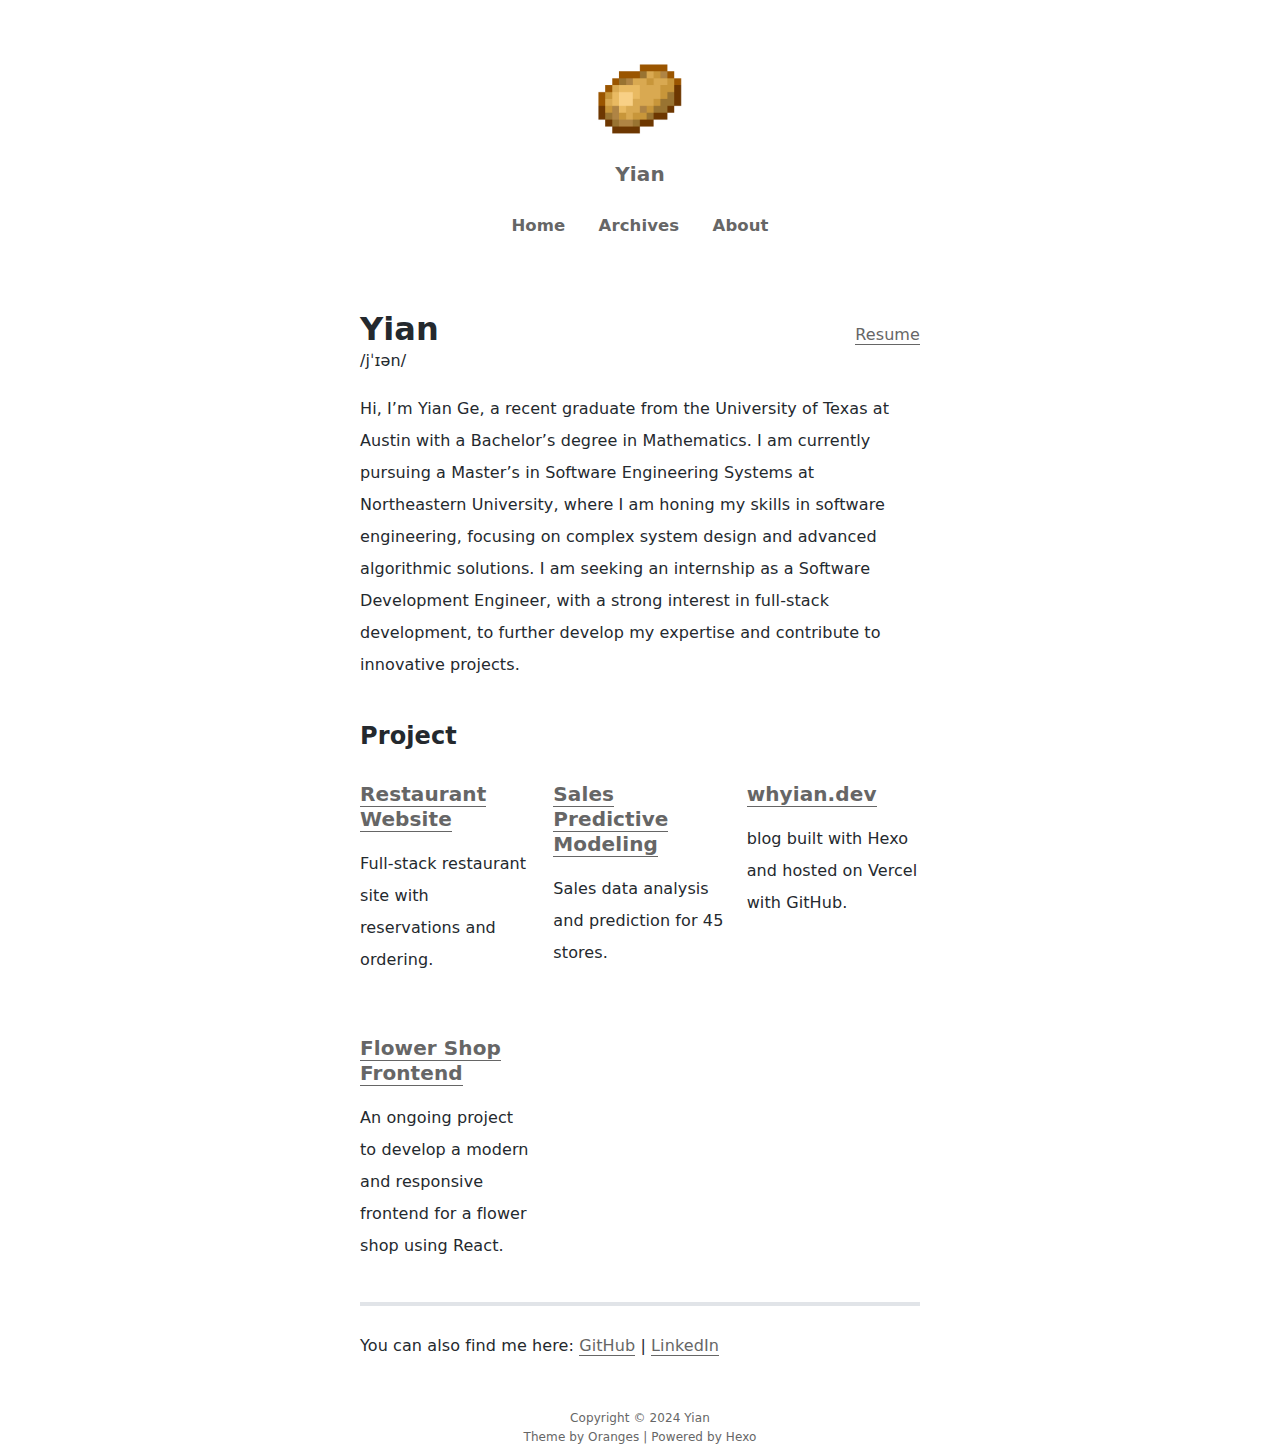
<file: about/index.html>
<!DOCTYPE html>
<html lang="en" color-mode="light">

  <head>
  <meta charset="utf-8">
  <meta name="viewport" content="width=device-width, initial-scale=1" />
  <meta name="author" content="Yian Ge" />
  <!-- Open Graph Description 简短摘要-->
  
  <!-- 用于搜索引擎的文章摘要 -->
  
  
  
  <title>
    
      About Me 
      
      
      |
    
     Yian
  </title>

  
    <link rel="apple-touch-icon" href="/images/favicon.png">
    <link rel="icon" href="/images/favicon.png">
  

  <!-- Raleway-Font -->
  <link href="https://fonts.googleapis.com/css?family=Raleway&display=swap" rel="stylesheet">

  <!-- hexo site css -->
  <link rel="stylesheet" href="/css/main.css" />
  <link rel="stylesheet" href="//at.alicdn.com/t/font_1886449_67xjft27j1l.css" />
  <!-- 代码块风格 -->
  

  <!-- jquery3.3.1 -->
  
    <script defer type="text/javascript" src="/plugins/jquery.min.js"></script>
  

  <!-- fancybox -->
  
    <link href="/plugins/jquery.fancybox.min.css" rel="stylesheet">
    <script defer type="text/javascript" src="/plugins/jquery.fancybox.min.js"></script>
  
  
<script src="/js/fancybox.js"></script>


  

  

  <script>
    var html = document.documentElement
    const colorMode = localStorage.getItem('color-mode')
    if (colorMode) {
      document.documentElement.setAttribute('color-mode', colorMode)
    }
  </script>
<meta name="generator" content="Hexo 7.3.0"></head>


  <body>
    <div id="app">
      <div class="header">
  <div class="avatar">
    <a href="/">
      <!-- 头像取消懒加载，添加no-lazy -->
      
        <img src="/images/avatar.png" alt="">
      
    </a>
    <div class="nickname"><a href="/">Yian</a></div>
  </div>
  <div class="navbar">
    <ul>
      
        <li class="nav-item" data-path="/">
          <a href="/">Home</a>
        </li>
      
        <li class="nav-item" data-path="/archives/">
          <a href="/archives/">Archives</a>
        </li>
      
        <li class="nav-item" data-path="/about/">
          <a href="/about/">About</a>
        </li>
      
    </ul>
  </div>
</div>


<script src="/js/activeNav.js"></script>



      <div class="flex-container">
        <!-- 文章详情页，展示文章具体内容，url形式：https://yoursite/文章标题/ -->
<!-- 同时为「标签tag」，「朋友friend」，「分类categories」，「关于about」页面的承载页面，具体展示取决于page.type -->


  <!-- LaTex Display -->

  
    <script async type="text/javascript" src="/plugins/mathjax/tex-chtml.js"></script>
  
  <script>
    MathJax = {
      tex: {
        inlineMath: [['$', '$'], ['\\(', '\\)']]
      }
    }
  </script>





  <!-- clipboard -->

  
    <script async type="text/javascript" src="/plugins/clipboard.min.js"></script>
  
  
<script src="/js/codeCopy.js"></script>







  

  

  
  <!-- 关于页 url形式：https://yoursite/about/ -->
    <div class="container about-index">
      <div class="markdown-body">
        <style>
.header-container {
    display: flex;
    justify-content: space-between;
    align-items: baseline;
    height: 60px;
}

.project-header, .markdown-body h2 {
    margin-top: 40px;
    margin-bottom: 0;
}

/* Grid layout for projects */
.project-grid {
    display: grid;
    grid-template-columns: repeat(3, 1fr);
    gap: 20px;
}

</style>

<div class="header-container">
    <h1>Yian</h1>
    <span><a target="_blank" rel="noopener" href="https://drive.google.com/file/d/1qDslunW4PMKlwqI5iCc5oP2Eey2IZKQa/view">Resume</a></span>
</div>
<p>/jˈɪən/</p>

<p>Hi, I’m Yian Ge, a recent graduate from the University of Texas at Austin with a Bachelor’s degree in Mathematics. I am currently pursuing a Master’s in Software Engineering Systems at Northeastern University, where I am honing my skills in software engineering, focusing on complex system design and advanced algorithmic solutions. I am seeking an internship as a Software Development Engineer, with a strong interest in full-stack development, to further develop my expertise and contribute to innovative projects.</p>
<h2 class="project-header"> Project </h2>
<div class="project-grid">
    <div>
        <h3><a target="_blank" rel="noopener" href="https://github.com/AlanY1an/Restaurant-Manage-System">Restaurant Website</a></h3>
        <p>Full-stack restaurant site with reservations and ordering.</p>
    </div>
    <div>
        <h3><a target="_blank" rel="noopener" href="https://github.com/AlanY1an/Walmart-Sales-Predictive-Modeling">Sales Predictive Modeling</a></h3>
        <p>Sales data analysis and prediction for 45 stores.</p>
    </div>
    <div>
        <h3><a target="_blank" rel="noopener" href="https://github.com/AlanY1an/YianBlog/tree/main">whyian.dev</a></h3>
        <p>blog built with Hexo and hosted on Vercel with GitHub.</p>
    </div>
    <div>
        <h3><a target="_blank" rel="noopener" href="https://github.com/AlanY1an/Flower-Shop-Frontend">Flower Shop Frontend</a></h3>
        <p>An ongoing project to develop a modern and responsive frontend for a flower shop using React. </p>
    </div>
    <!-- Uncomment if needed
    <div>
        <h3><a target="_blank" rel="noopener" href="https://github.com/AlanY1an/Project5">Project 5</a></h3>
        <p>Short description of project 5.</p>
    </div>
    <div>
        <h3><a target="_blank" rel="noopener" href="https://github.com/AlanY1an/Project6">Project 6</a></h3>
        <p>Short description of project 6.</p>
    </div>
    -->
</div>

<hr>
<p>You can also find me here: <a target="_blank" rel="noopener" href="https://github.com/AlanY1an/YianBlog/tree/main">GitHub</a> | <a target="_blank" rel="noopener" href="https://www.linkedin.com/in/yian-ge/">LinkedIn</a></p>

      </div>
    </div>
  

  

        
<div class="footer">
  <div class="social">
    <ul>
      
        <li>
          
              <a title="github" target="_blank" rel="noopener" href="https://github.com/AlanY1an/YianBlog">
                <i class="iconfont icon-github"></i>
              </a>
              
        </li>
        
    </ul>
  </div>
  
    
    <div class="footer-more">
      
        <a href="/">Copyright © 2024 Yian</a>
        
    </div>
  
    
    <div class="footer-more">
      
        <a target="_blank" rel="noopener" href="https://github.com/zchengsite/hexo-theme-oranges">Theme by Oranges | Powered by Hexo</a>
        
    </div>
  
  
</div>

      </div>

      <div class="tools-bar">
        <div class="back-to-top tools-bar-item hidden">
  <a href="javascript: void(0)">
    <i class="iconfont icon-chevronup"></i>
  </a>
</div>


<script src="/js/backtotop.js"></script>



        
  <div class="search-icon tools-bar-item" id="search-icon">
    <a href="javascript: void(0)">
      <i class="iconfont icon-search"></i>
    </a>
  </div>

  <div class="search-overlay hidden">
    <div class="search-content" tabindex="0">
      <div class="search-title">
        <span class="search-icon-input">
          <a href="javascript: void(0)">
            <i class="iconfont icon-search"></i>
          </a>
        </span>
        
          <input type="text" class="search-input" id="search-input" placeholder="Search...">
        
        <span class="search-close-icon" id="search-close-icon">
          <a href="javascript: void(0)">
            <i class="iconfont icon-close"></i>
          </a>
        </span>
      </div>
      <div class="search-result" id="search-result"></div>
    </div>
  </div>

  <script type="text/javascript">
    var inputArea = document.querySelector("#search-input")
    var searchOverlayArea = document.querySelector(".search-overlay")

    inputArea.onclick = function() {
      getSearchFile()
      this.onclick = null
    }

    inputArea.onkeydown = function() {
      if(event.keyCode == 13)
        return false
    }

    function openOrHideSearchContent() {
      let isHidden = searchOverlayArea.classList.contains('hidden')
      if (isHidden) {
        searchOverlayArea.classList.remove('hidden')
        document.body.classList.add('hidden')
        // inputArea.focus()
      } else {
        searchOverlayArea.classList.add('hidden')
        document.body.classList.remove('hidden')
      }
    }

    function blurSearchContent(e) {
      if (e.target === searchOverlayArea) {
        openOrHideSearchContent()
      }
    }

    document.querySelector("#search-icon").addEventListener("click", openOrHideSearchContent, false)
    document.querySelector("#search-close-icon").addEventListener("click", openOrHideSearchContent, false)
    searchOverlayArea.addEventListener("click", blurSearchContent, false)

    var searchFunc = function (path, search_id, content_id) {
      'use strict';
      var $input = document.getElementById(search_id);
      var $resultContent = document.getElementById(content_id);
      $resultContent.innerHTML = "<ul><span class='local-search-empty'>First search, index file loading, please wait...<span></ul>";
      $.ajax({
        // 0x01. load xml file
        url: path,
        dataType: "xml",
        success: function (xmlResponse) {
          // 0x02. parse xml file
          var datas = $("entry", xmlResponse).map(function () {
            return {
              title: $("title", this).text(),
              content: $("content", this).text(),
              url: $("url", this).text()
            };
          }).get();
          $resultContent.innerHTML = "";

          $input.addEventListener('input', function () {
            // 0x03. parse query to keywords list
            var str = '<ul class=\"search-result-list\">';
            var keywords = this.value.trim().toLowerCase().split(/[\s\-]+/);
            $resultContent.innerHTML = "";
            if (this.value.trim().length <= 0) {
              return;
            }
            // 0x04. perform local searching
            datas.forEach(function (data) {
              var isMatch = true;
              var content_index = [];
              if (!data.title || data.title.trim() === '') {
                data.title = "Untitled";
              }
              var orig_data_title = data.title.trim();
              var data_title = orig_data_title.toLowerCase();
              var orig_data_content = data.content.trim().replace(/<[^>]+>/g, "");
              var data_content = orig_data_content.toLowerCase();
              var data_url = data.url;
              var index_title = -1;
              var index_content = -1;
              var first_occur = -1;
              // only match artiles with not empty contents
              if (data_content !== '') {
                keywords.forEach(function (keyword, i) {
                  index_title = data_title.indexOf(keyword);
                  index_content = data_content.indexOf(keyword);

                  if (index_title < 0 && index_content < 0) {
                    isMatch = false;
                  } else {
                    if (index_content < 0) {
                      index_content = 0;
                    }
                    if (i == 0) {
                      first_occur = index_content;
                    }
                    // content_index.push({index_content:index_content, keyword_len:keyword_len});
                  }
                });
              } else {
                isMatch = false;
              }
              // 0x05. show search results
              if (isMatch) {
                str += "<li><a href='" + data_url + "' class='search-result-title'>" + orig_data_title + "</a>";
                var content = orig_data_content;
                if (first_occur >= 0) {
                  // cut out 100 characters
                  var start = first_occur - 20;
                  var end = first_occur + 80;

                  if (start < 0) {
                    start = 0;
                  }

                  if (start == 0) {
                    end = 100;
                  }

                  if (end > content.length) {
                    end = content.length;
                  }

                  var match_content = content.substr(start, end);

                  // highlight all keywords
                  keywords.forEach(function (keyword) {
                    var regS = new RegExp(keyword, "gi");
                    match_content = match_content.replace(regS, "<span class=\"search-keyword\">" + keyword + "</span>");
                  });

                  str += "<p class=\"search-result-abstract\">" + match_content + "...</p>"
                }
                str += "</li>";
              }
            });
            str += "</ul>";
            if (str.indexOf('<li>') === -1) {
              return $resultContent.innerHTML = "<ul><span class='local-search-empty'>No result<span></ul>";
            }
            $resultContent.innerHTML = str;
          });
        },
        error: function(xhr, status, error) {
          $resultContent.innerHTML = ""
          if (xhr.status === 404) {
            $resultContent.innerHTML = "<ul><span class='local-search-empty'>The search.xml file was not found, please refer to：<a href='https://github.com/zchengsite/hexo-theme-oranges#configuration' target='_black'>configuration</a><span></ul>";
          } else {
            $resultContent.innerHTML = "<ul><span class='local-search-empty'>The request failed, Try to refresh the page or try again later.<span></ul>";
          }
        }
      });
      $(document).on('click', '#search-close-icon', function() {
        $('#search-input').val('');
        $('#search-result').html('');
      });
    }

    var getSearchFile = function() {
        var path = "/search.xml";
        searchFunc(path, 'search-input', 'search-result');
    }
  </script>




        
  <div class="tools-bar-item theme-icon" id="switch-color-scheme">
    <a href="javascript: void(0)">
      <i id="theme-icon" class="iconfont icon-moon"></i>
    </a>
  </div>

  
<script src="/js/colorscheme.js"></script>





        
  
    <div class="share-icon tools-bar-item">
      <a href="javascript: void(0)" id="share-icon">
        <i class="iconfont iconshare"></i>
      </a>
      <div class="share-content hidden">
        
          <a class="share-item" href="https://twitter.com/intent/tweet?text=' + About%20Me + '&url=' + http%3A%2F%2Fexample.com%2Fabout%2Findex.html + '" target="_blank" title="Twitter">
            <i class="iconfont icon-twitter"></i>
          </a>
        
        
          <a class="share-item" href="https://www.facebook.com/sharer.php?u=http://example.com/about/index.html" target="_blank" title="Facebook">
            <i class="iconfont icon-facebooksquare"></i>
          </a>
        
      </div>
    </div>
  
  
<script src="/js/shares.js"></script>



      </div>
    </div>
  </body>
</html>
</file>
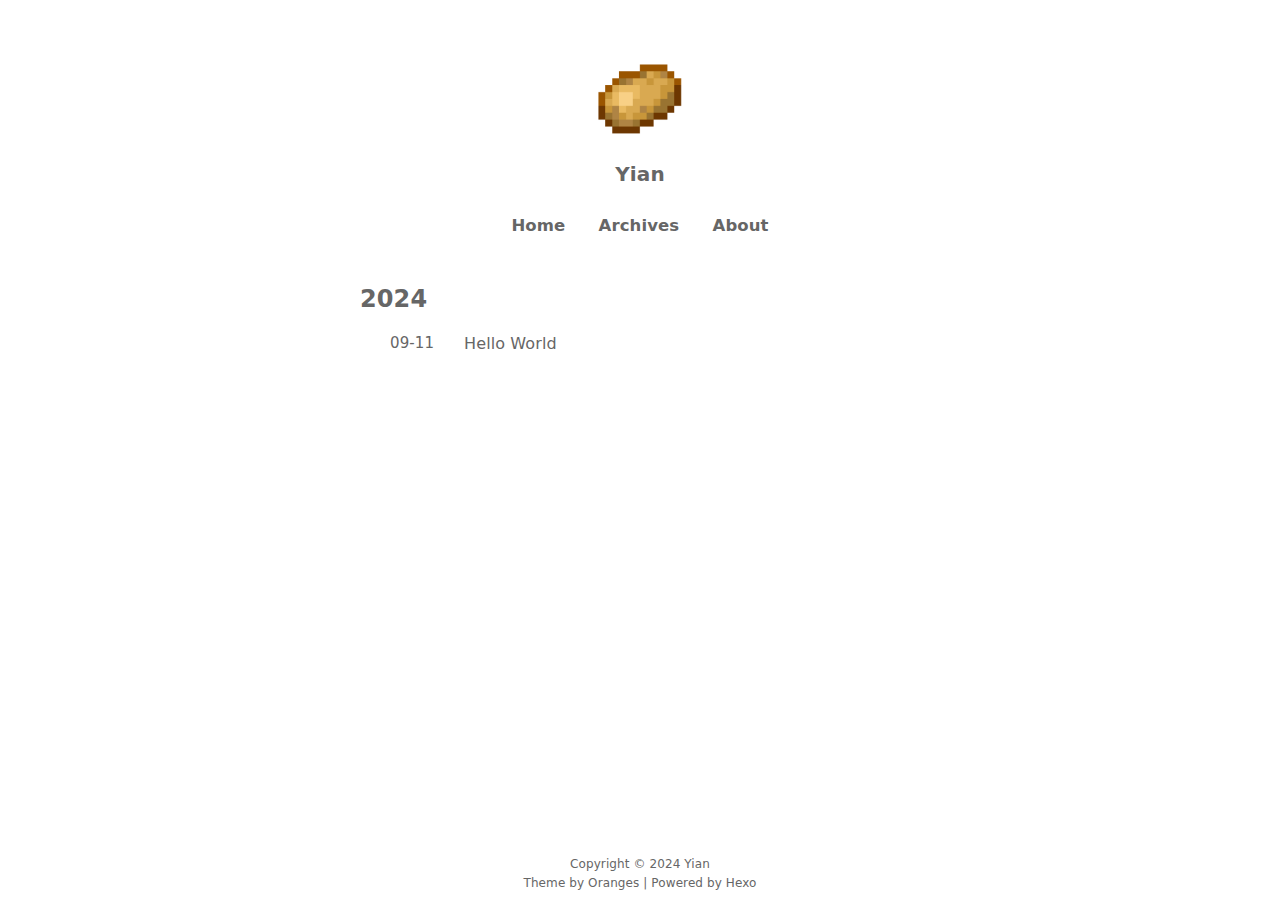
<file: archives/index.html>
<!DOCTYPE html>
<html lang="en" color-mode="light">

  <head>
  <meta charset="utf-8">
  <meta name="viewport" content="width=device-width, initial-scale=1" />
  <meta name="author" content="Yian Ge" />
  <!-- Open Graph Description 简短摘要-->
  
  <!-- 用于搜索引擎的文章摘要 -->
  
  
  
  <title>
    
      Archives 
      
      
      |
    
     Yian
  </title>

  
    <link rel="apple-touch-icon" href="/images/favicon.png">
    <link rel="icon" href="/images/favicon.png">
  

  <!-- Raleway-Font -->
  <link href="https://fonts.googleapis.com/css?family=Raleway&display=swap" rel="stylesheet">

  <!-- hexo site css -->
  <link rel="stylesheet" href="/css/main.css" />
  <link rel="stylesheet" href="//at.alicdn.com/t/font_1886449_67xjft27j1l.css" />
  <!-- 代码块风格 -->
  

  <!-- jquery3.3.1 -->
  
    <script defer type="text/javascript" src="/plugins/jquery.min.js"></script>
  

  <!-- fancybox -->
  
    <link href="/plugins/jquery.fancybox.min.css" rel="stylesheet">
    <script defer type="text/javascript" src="/plugins/jquery.fancybox.min.js"></script>
  
  
<script src="/js/fancybox.js"></script>


  

  

  <script>
    var html = document.documentElement
    const colorMode = localStorage.getItem('color-mode')
    if (colorMode) {
      document.documentElement.setAttribute('color-mode', colorMode)
    }
  </script>
<meta name="generator" content="Hexo 7.3.0"></head>


  <body>
    <div id="app">
      <div class="header">
  <div class="avatar">
    <a href="/">
      <!-- 头像取消懒加载，添加no-lazy -->
      
        <img src="/images/avatar.png" alt="">
      
    </a>
    <div class="nickname"><a href="/">Yian</a></div>
  </div>
  <div class="navbar">
    <ul>
      
        <li class="nav-item" data-path="/">
          <a href="/">Home</a>
        </li>
      
        <li class="nav-item" data-path="/archives/">
          <a href="/archives/">Archives</a>
        </li>
      
        <li class="nav-item" data-path="/about/">
          <a href="/about/">About</a>
        </li>
      
    </ul>
  </div>
</div>


<script src="/js/activeNav.js"></script>



      <div class="flex-container">
        <!-- 归档页，展示本站所有文章，按照年份降序归类，url形式：https://yoursite/archives/ -->

<!-- last: 按年份把文章分组，当前遍历到的年份 -->
<!-- now: 当前遍历到的文章的发布年份 -->

<div class="container archives">
  <div class="post-list">
    
        <!-- 后续文章的发布年份呈现 -->
        <div class="content-title">
          <h2>
            <span>2024</span>
          </h2>
        </div>
      
      <div class="post-item" title="Hello World">
        <div class="time-m-d">09-11</div>
        <div class="title">
          <a href="/2024/09/11/hello-world/">
            <span>Hello World</span>
          </a>
        </div>
      </div>
    
  </div>
</div>

        
<div class="footer">
  <div class="social">
    <ul>
      
        <li>
          
              <a title="github" target="_blank" rel="noopener" href="https://github.com/AlanY1an/YianBlog">
                <i class="iconfont icon-github"></i>
              </a>
              
        </li>
        
    </ul>
  </div>
  
    
    <div class="footer-more">
      
        <a href="/">Copyright © 2024 Yian</a>
        
    </div>
  
    
    <div class="footer-more">
      
        <a target="_blank" rel="noopener" href="https://github.com/zchengsite/hexo-theme-oranges">Theme by Oranges | Powered by Hexo</a>
        
    </div>
  
  
</div>

      </div>

      <div class="tools-bar">
        <div class="back-to-top tools-bar-item hidden">
  <a href="javascript: void(0)">
    <i class="iconfont icon-chevronup"></i>
  </a>
</div>


<script src="/js/backtotop.js"></script>



        
  <div class="search-icon tools-bar-item" id="search-icon">
    <a href="javascript: void(0)">
      <i class="iconfont icon-search"></i>
    </a>
  </div>

  <div class="search-overlay hidden">
    <div class="search-content" tabindex="0">
      <div class="search-title">
        <span class="search-icon-input">
          <a href="javascript: void(0)">
            <i class="iconfont icon-search"></i>
          </a>
        </span>
        
          <input type="text" class="search-input" id="search-input" placeholder="Search...">
        
        <span class="search-close-icon" id="search-close-icon">
          <a href="javascript: void(0)">
            <i class="iconfont icon-close"></i>
          </a>
        </span>
      </div>
      <div class="search-result" id="search-result"></div>
    </div>
  </div>

  <script type="text/javascript">
    var inputArea = document.querySelector("#search-input")
    var searchOverlayArea = document.querySelector(".search-overlay")

    inputArea.onclick = function() {
      getSearchFile()
      this.onclick = null
    }

    inputArea.onkeydown = function() {
      if(event.keyCode == 13)
        return false
    }

    function openOrHideSearchContent() {
      let isHidden = searchOverlayArea.classList.contains('hidden')
      if (isHidden) {
        searchOverlayArea.classList.remove('hidden')
        document.body.classList.add('hidden')
        // inputArea.focus()
      } else {
        searchOverlayArea.classList.add('hidden')
        document.body.classList.remove('hidden')
      }
    }

    function blurSearchContent(e) {
      if (e.target === searchOverlayArea) {
        openOrHideSearchContent()
      }
    }

    document.querySelector("#search-icon").addEventListener("click", openOrHideSearchContent, false)
    document.querySelector("#search-close-icon").addEventListener("click", openOrHideSearchContent, false)
    searchOverlayArea.addEventListener("click", blurSearchContent, false)

    var searchFunc = function (path, search_id, content_id) {
      'use strict';
      var $input = document.getElementById(search_id);
      var $resultContent = document.getElementById(content_id);
      $resultContent.innerHTML = "<ul><span class='local-search-empty'>First search, index file loading, please wait...<span></ul>";
      $.ajax({
        // 0x01. load xml file
        url: path,
        dataType: "xml",
        success: function (xmlResponse) {
          // 0x02. parse xml file
          var datas = $("entry", xmlResponse).map(function () {
            return {
              title: $("title", this).text(),
              content: $("content", this).text(),
              url: $("url", this).text()
            };
          }).get();
          $resultContent.innerHTML = "";

          $input.addEventListener('input', function () {
            // 0x03. parse query to keywords list
            var str = '<ul class=\"search-result-list\">';
            var keywords = this.value.trim().toLowerCase().split(/[\s\-]+/);
            $resultContent.innerHTML = "";
            if (this.value.trim().length <= 0) {
              return;
            }
            // 0x04. perform local searching
            datas.forEach(function (data) {
              var isMatch = true;
              var content_index = [];
              if (!data.title || data.title.trim() === '') {
                data.title = "Untitled";
              }
              var orig_data_title = data.title.trim();
              var data_title = orig_data_title.toLowerCase();
              var orig_data_content = data.content.trim().replace(/<[^>]+>/g, "");
              var data_content = orig_data_content.toLowerCase();
              var data_url = data.url;
              var index_title = -1;
              var index_content = -1;
              var first_occur = -1;
              // only match artiles with not empty contents
              if (data_content !== '') {
                keywords.forEach(function (keyword, i) {
                  index_title = data_title.indexOf(keyword);
                  index_content = data_content.indexOf(keyword);

                  if (index_title < 0 && index_content < 0) {
                    isMatch = false;
                  } else {
                    if (index_content < 0) {
                      index_content = 0;
                    }
                    if (i == 0) {
                      first_occur = index_content;
                    }
                    // content_index.push({index_content:index_content, keyword_len:keyword_len});
                  }
                });
              } else {
                isMatch = false;
              }
              // 0x05. show search results
              if (isMatch) {
                str += "<li><a href='" + data_url + "' class='search-result-title'>" + orig_data_title + "</a>";
                var content = orig_data_content;
                if (first_occur >= 0) {
                  // cut out 100 characters
                  var start = first_occur - 20;
                  var end = first_occur + 80;

                  if (start < 0) {
                    start = 0;
                  }

                  if (start == 0) {
                    end = 100;
                  }

                  if (end > content.length) {
                    end = content.length;
                  }

                  var match_content = content.substr(start, end);

                  // highlight all keywords
                  keywords.forEach(function (keyword) {
                    var regS = new RegExp(keyword, "gi");
                    match_content = match_content.replace(regS, "<span class=\"search-keyword\">" + keyword + "</span>");
                  });

                  str += "<p class=\"search-result-abstract\">" + match_content + "...</p>"
                }
                str += "</li>";
              }
            });
            str += "</ul>";
            if (str.indexOf('<li>') === -1) {
              return $resultContent.innerHTML = "<ul><span class='local-search-empty'>No result<span></ul>";
            }
            $resultContent.innerHTML = str;
          });
        },
        error: function(xhr, status, error) {
          $resultContent.innerHTML = ""
          if (xhr.status === 404) {
            $resultContent.innerHTML = "<ul><span class='local-search-empty'>The search.xml file was not found, please refer to：<a href='https://github.com/zchengsite/hexo-theme-oranges#configuration' target='_black'>configuration</a><span></ul>";
          } else {
            $resultContent.innerHTML = "<ul><span class='local-search-empty'>The request failed, Try to refresh the page or try again later.<span></ul>";
          }
        }
      });
      $(document).on('click', '#search-close-icon', function() {
        $('#search-input').val('');
        $('#search-result').html('');
      });
    }

    var getSearchFile = function() {
        var path = "/search.xml";
        searchFunc(path, 'search-input', 'search-result');
    }
  </script>




        
  <div class="tools-bar-item theme-icon" id="switch-color-scheme">
    <a href="javascript: void(0)">
      <i id="theme-icon" class="iconfont icon-moon"></i>
    </a>
  </div>

  
<script src="/js/colorscheme.js"></script>





        
  
  
<script src="/js/shares.js"></script>



      </div>
    </div>
  </body>
</html>
</file>
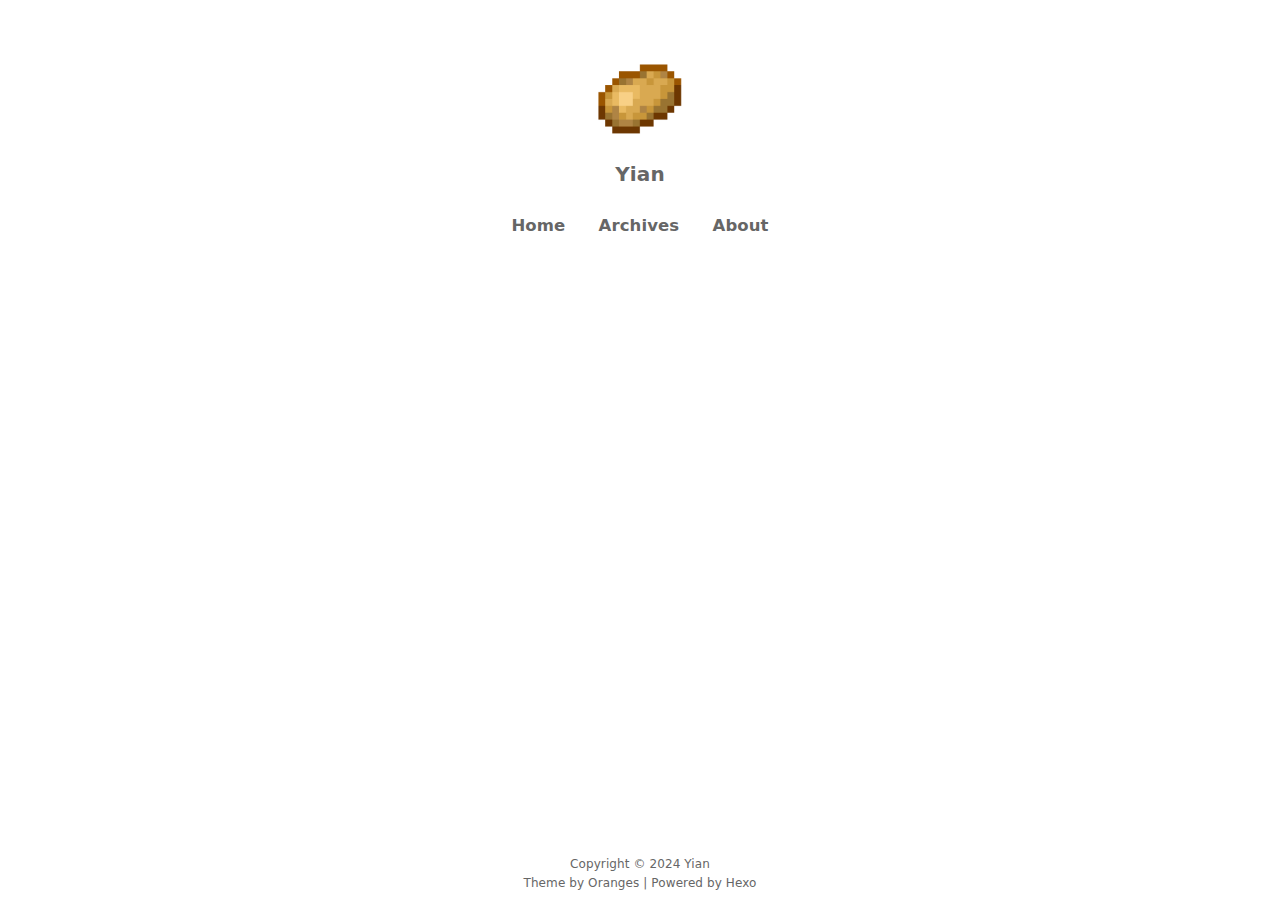
<file: categories/index.html>
<!DOCTYPE html>
<html lang="en" color-mode="light">

  <head>
  <meta charset="utf-8">
  <meta name="viewport" content="width=device-width, initial-scale=1" />
  <meta name="author" content="Yian Ge" />
  <!-- Open Graph Description 简短摘要-->
  
  <!-- 用于搜索引擎的文章摘要 -->
  
  
  
  <title>
    
      Tag 
      
      
      |
    
     Yian
  </title>

  
    <link rel="apple-touch-icon" href="/images/favicon.png">
    <link rel="icon" href="/images/favicon.png">
  

  <!-- Raleway-Font -->
  <link href="https://fonts.googleapis.com/css?family=Raleway&display=swap" rel="stylesheet">

  <!-- hexo site css -->
  <link rel="stylesheet" href="/css/main.css" />
  <link rel="stylesheet" href="//at.alicdn.com/t/font_1886449_67xjft27j1l.css" />
  <!-- 代码块风格 -->
  

  <!-- jquery3.3.1 -->
  
    <script defer type="text/javascript" src="/plugins/jquery.min.js"></script>
  

  <!-- fancybox -->
  
    <link href="/plugins/jquery.fancybox.min.css" rel="stylesheet">
    <script defer type="text/javascript" src="/plugins/jquery.fancybox.min.js"></script>
  
  
<script src="/js/fancybox.js"></script>


  

  

  <script>
    var html = document.documentElement
    const colorMode = localStorage.getItem('color-mode')
    if (colorMode) {
      document.documentElement.setAttribute('color-mode', colorMode)
    }
  </script>
<meta name="generator" content="Hexo 7.3.0"></head>


  <body>
    <div id="app">
      <div class="header">
  <div class="avatar">
    <a href="/">
      <!-- 头像取消懒加载，添加no-lazy -->
      
        <img src="/images/avatar.png" alt="">
      
    </a>
    <div class="nickname"><a href="/">Yian</a></div>
  </div>
  <div class="navbar">
    <ul>
      
        <li class="nav-item" data-path="/">
          <a href="/">Home</a>
        </li>
      
        <li class="nav-item" data-path="/archives/">
          <a href="/archives/">Archives</a>
        </li>
      
        <li class="nav-item" data-path="/about/">
          <a href="/about/">About</a>
        </li>
      
    </ul>
  </div>
</div>


<script src="/js/activeNav.js"></script>



      <div class="flex-container">
        <!-- 文章详情页，展示文章具体内容，url形式：https://yoursite/文章标题/ -->
<!-- 同时为「标签tag」，「朋友friend」，「分类categories」，「关于about」页面的承载页面，具体展示取决于page.type -->


  <!-- LaTex Display -->

  
    <script async type="text/javascript" src="/plugins/mathjax/tex-chtml.js"></script>
  
  <script>
    MathJax = {
      tex: {
        inlineMath: [['$', '$'], ['\\(', '\\)']]
      }
    }
  </script>





  <!-- clipboard -->

  
    <script async type="text/javascript" src="/plugins/clipboard.min.js"></script>
  
  
<script src="/js/codeCopy.js"></script>







  
  <!-- 分类页 url形式：https://yoursite/categories/ -->
  <div class="container category-index">
    <div>
      
    </div>
  </div>
  

  

  

  

        
<div class="footer">
  <div class="social">
    <ul>
      
        <li>
          
              <a title="github" target="_blank" rel="noopener" href="https://github.com/AlanY1an/YianBlog">
                <i class="iconfont icon-github"></i>
              </a>
              
        </li>
        
    </ul>
  </div>
  
    
    <div class="footer-more">
      
        <a href="/">Copyright © 2024 Yian</a>
        
    </div>
  
    
    <div class="footer-more">
      
        <a target="_blank" rel="noopener" href="https://github.com/zchengsite/hexo-theme-oranges">Theme by Oranges | Powered by Hexo</a>
        
    </div>
  
  
</div>

      </div>

      <div class="tools-bar">
        <div class="back-to-top tools-bar-item hidden">
  <a href="javascript: void(0)">
    <i class="iconfont icon-chevronup"></i>
  </a>
</div>


<script src="/js/backtotop.js"></script>



        
  <div class="search-icon tools-bar-item" id="search-icon">
    <a href="javascript: void(0)">
      <i class="iconfont icon-search"></i>
    </a>
  </div>

  <div class="search-overlay hidden">
    <div class="search-content" tabindex="0">
      <div class="search-title">
        <span class="search-icon-input">
          <a href="javascript: void(0)">
            <i class="iconfont icon-search"></i>
          </a>
        </span>
        
          <input type="text" class="search-input" id="search-input" placeholder="Search...">
        
        <span class="search-close-icon" id="search-close-icon">
          <a href="javascript: void(0)">
            <i class="iconfont icon-close"></i>
          </a>
        </span>
      </div>
      <div class="search-result" id="search-result"></div>
    </div>
  </div>

  <script type="text/javascript">
    var inputArea = document.querySelector("#search-input")
    var searchOverlayArea = document.querySelector(".search-overlay")

    inputArea.onclick = function() {
      getSearchFile()
      this.onclick = null
    }

    inputArea.onkeydown = function() {
      if(event.keyCode == 13)
        return false
    }

    function openOrHideSearchContent() {
      let isHidden = searchOverlayArea.classList.contains('hidden')
      if (isHidden) {
        searchOverlayArea.classList.remove('hidden')
        document.body.classList.add('hidden')
        // inputArea.focus()
      } else {
        searchOverlayArea.classList.add('hidden')
        document.body.classList.remove('hidden')
      }
    }

    function blurSearchContent(e) {
      if (e.target === searchOverlayArea) {
        openOrHideSearchContent()
      }
    }

    document.querySelector("#search-icon").addEventListener("click", openOrHideSearchContent, false)
    document.querySelector("#search-close-icon").addEventListener("click", openOrHideSearchContent, false)
    searchOverlayArea.addEventListener("click", blurSearchContent, false)

    var searchFunc = function (path, search_id, content_id) {
      'use strict';
      var $input = document.getElementById(search_id);
      var $resultContent = document.getElementById(content_id);
      $resultContent.innerHTML = "<ul><span class='local-search-empty'>First search, index file loading, please wait...<span></ul>";
      $.ajax({
        // 0x01. load xml file
        url: path,
        dataType: "xml",
        success: function (xmlResponse) {
          // 0x02. parse xml file
          var datas = $("entry", xmlResponse).map(function () {
            return {
              title: $("title", this).text(),
              content: $("content", this).text(),
              url: $("url", this).text()
            };
          }).get();
          $resultContent.innerHTML = "";

          $input.addEventListener('input', function () {
            // 0x03. parse query to keywords list
            var str = '<ul class=\"search-result-list\">';
            var keywords = this.value.trim().toLowerCase().split(/[\s\-]+/);
            $resultContent.innerHTML = "";
            if (this.value.trim().length <= 0) {
              return;
            }
            // 0x04. perform local searching
            datas.forEach(function (data) {
              var isMatch = true;
              var content_index = [];
              if (!data.title || data.title.trim() === '') {
                data.title = "Untitled";
              }
              var orig_data_title = data.title.trim();
              var data_title = orig_data_title.toLowerCase();
              var orig_data_content = data.content.trim().replace(/<[^>]+>/g, "");
              var data_content = orig_data_content.toLowerCase();
              var data_url = data.url;
              var index_title = -1;
              var index_content = -1;
              var first_occur = -1;
              // only match artiles with not empty contents
              if (data_content !== '') {
                keywords.forEach(function (keyword, i) {
                  index_title = data_title.indexOf(keyword);
                  index_content = data_content.indexOf(keyword);

                  if (index_title < 0 && index_content < 0) {
                    isMatch = false;
                  } else {
                    if (index_content < 0) {
                      index_content = 0;
                    }
                    if (i == 0) {
                      first_occur = index_content;
                    }
                    // content_index.push({index_content:index_content, keyword_len:keyword_len});
                  }
                });
              } else {
                isMatch = false;
              }
              // 0x05. show search results
              if (isMatch) {
                str += "<li><a href='" + data_url + "' class='search-result-title'>" + orig_data_title + "</a>";
                var content = orig_data_content;
                if (first_occur >= 0) {
                  // cut out 100 characters
                  var start = first_occur - 20;
                  var end = first_occur + 80;

                  if (start < 0) {
                    start = 0;
                  }

                  if (start == 0) {
                    end = 100;
                  }

                  if (end > content.length) {
                    end = content.length;
                  }

                  var match_content = content.substr(start, end);

                  // highlight all keywords
                  keywords.forEach(function (keyword) {
                    var regS = new RegExp(keyword, "gi");
                    match_content = match_content.replace(regS, "<span class=\"search-keyword\">" + keyword + "</span>");
                  });

                  str += "<p class=\"search-result-abstract\">" + match_content + "...</p>"
                }
                str += "</li>";
              }
            });
            str += "</ul>";
            if (str.indexOf('<li>') === -1) {
              return $resultContent.innerHTML = "<ul><span class='local-search-empty'>No result<span></ul>";
            }
            $resultContent.innerHTML = str;
          });
        },
        error: function(xhr, status, error) {
          $resultContent.innerHTML = ""
          if (xhr.status === 404) {
            $resultContent.innerHTML = "<ul><span class='local-search-empty'>The search.xml file was not found, please refer to：<a href='https://github.com/zchengsite/hexo-theme-oranges#configuration' target='_black'>configuration</a><span></ul>";
          } else {
            $resultContent.innerHTML = "<ul><span class='local-search-empty'>The request failed, Try to refresh the page or try again later.<span></ul>";
          }
        }
      });
      $(document).on('click', '#search-close-icon', function() {
        $('#search-input').val('');
        $('#search-result').html('');
      });
    }

    var getSearchFile = function() {
        var path = "/search.xml";
        searchFunc(path, 'search-input', 'search-result');
    }
  </script>




        
  <div class="tools-bar-item theme-icon" id="switch-color-scheme">
    <a href="javascript: void(0)">
      <i id="theme-icon" class="iconfont icon-moon"></i>
    </a>
  </div>

  
<script src="/js/colorscheme.js"></script>





        
  
    <div class="share-icon tools-bar-item">
      <a href="javascript: void(0)" id="share-icon">
        <i class="iconfont iconshare"></i>
      </a>
      <div class="share-content hidden">
        
          <a class="share-item" href="https://twitter.com/intent/tweet?text=' + tags + '&url=' + http%3A%2F%2Fexample.com%2Fcategories%2Findex.html + '" target="_blank" title="Twitter">
            <i class="iconfont icon-twitter"></i>
          </a>
        
        
          <a class="share-item" href="https://www.facebook.com/sharer.php?u=http://example.com/categories/index.html" target="_blank" title="Facebook">
            <i class="iconfont icon-facebooksquare"></i>
          </a>
        
      </div>
    </div>
  
  
<script src="/js/shares.js"></script>



      </div>
    </div>
  </body>
</html>
</file>
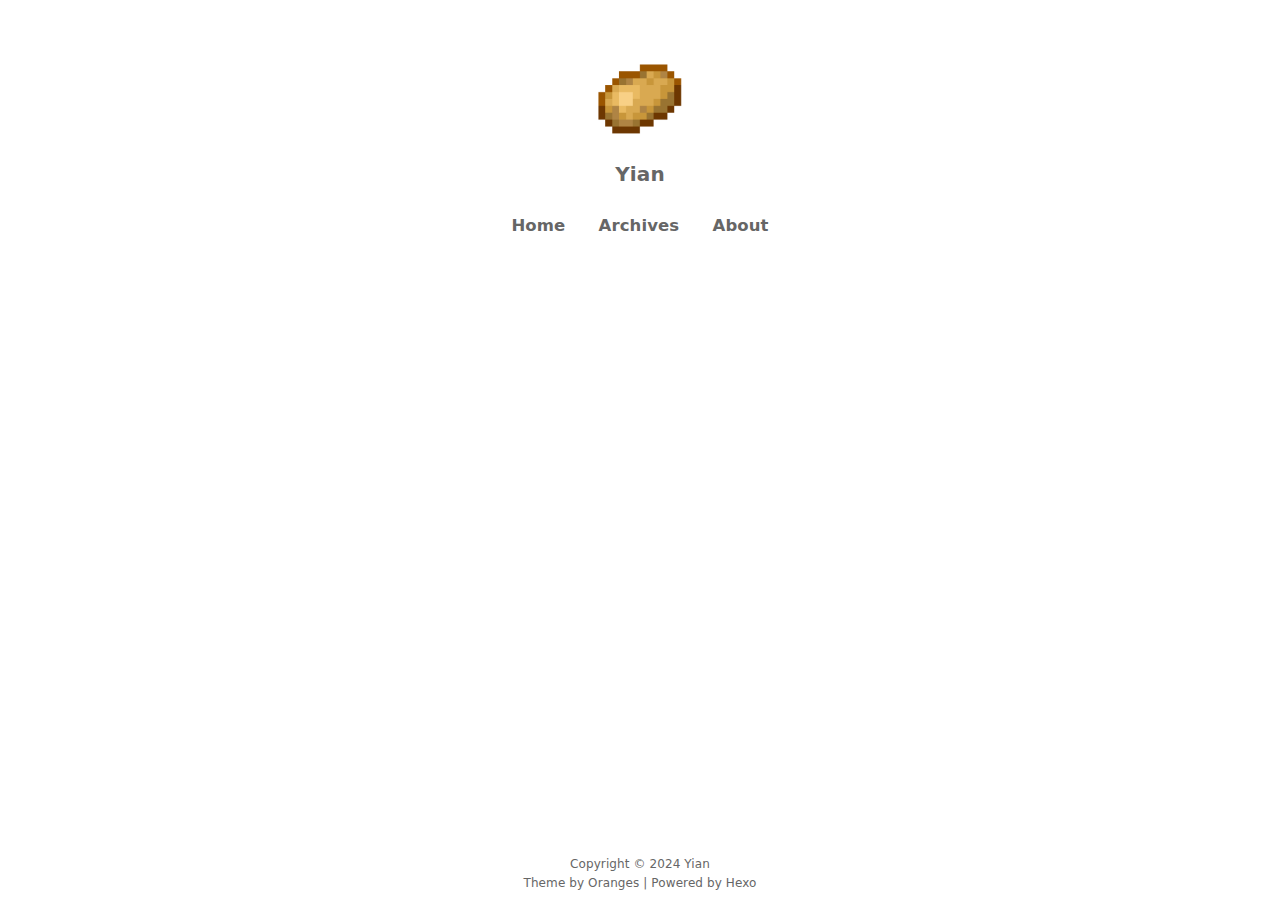
<file: movies/index.html>
<!DOCTYPE html>
<html lang="en" color-mode="light">

  <head>
  <meta charset="utf-8">
  <meta name="viewport" content="width=device-width, initial-scale=1" />
  <meta name="author" content="Yian Ge" />
  <!-- Open Graph Description 简短摘要-->
  
  <!-- 用于搜索引擎的文章摘要 -->
  
  
  
  <title>
    
      Tag 
      
      
      |
    
     Yian
  </title>

  
    <link rel="apple-touch-icon" href="/images/favicon.png">
    <link rel="icon" href="/images/favicon.png">
  

  <!-- Raleway-Font -->
  <link href="https://fonts.googleapis.com/css?family=Raleway&display=swap" rel="stylesheet">

  <!-- hexo site css -->
  <link rel="stylesheet" href="/css/main.css" />
  <link rel="stylesheet" href="//at.alicdn.com/t/font_1886449_67xjft27j1l.css" />
  <!-- 代码块风格 -->
  

  <!-- jquery3.3.1 -->
  
    <script defer type="text/javascript" src="/plugins/jquery.min.js"></script>
  

  <!-- fancybox -->
  
    <link href="/plugins/jquery.fancybox.min.css" rel="stylesheet">
    <script defer type="text/javascript" src="/plugins/jquery.fancybox.min.js"></script>
  
  
<script src="/js/fancybox.js"></script>


  

  

  <script>
    var html = document.documentElement
    const colorMode = localStorage.getItem('color-mode')
    if (colorMode) {
      document.documentElement.setAttribute('color-mode', colorMode)
    }
  </script>
<meta name="generator" content="Hexo 7.3.0"></head>


  <body>
    <div id="app">
      <div class="header">
  <div class="avatar">
    <a href="/">
      <!-- 头像取消懒加载，添加no-lazy -->
      
        <img src="/images/avatar.png" alt="">
      
    </a>
    <div class="nickname"><a href="/">Yian</a></div>
  </div>
  <div class="navbar">
    <ul>
      
        <li class="nav-item" data-path="/">
          <a href="/">Home</a>
        </li>
      
        <li class="nav-item" data-path="/archives/">
          <a href="/archives/">Archives</a>
        </li>
      
        <li class="nav-item" data-path="/about/">
          <a href="/about/">About</a>
        </li>
      
    </ul>
  </div>
</div>


<script src="/js/activeNav.js"></script>



      <div class="flex-container">
        <!-- 文章详情页，展示文章具体内容，url形式：https://yoursite/文章标题/ -->
<!-- 同时为「标签tag」，「朋友friend」，「分类categories」，「关于about」页面的承载页面，具体展示取决于page.type -->


  <!-- LaTex Display -->

  
    <script async type="text/javascript" src="/plugins/mathjax/tex-chtml.js"></script>
  
  <script>
    MathJax = {
      tex: {
        inlineMath: [['$', '$'], ['\\(', '\\)']]
      }
    }
  </script>





  <!-- clipboard -->

  
    <script async type="text/javascript" src="/plugins/clipboard.min.js"></script>
  
  
<script src="/js/codeCopy.js"></script>







  
  <!-- 分类页 url形式：https://yoursite/categories/ -->
  <div class="container category-index">
    <div>
      
    </div>
  </div>
  

  

  

  

        
<div class="footer">
  <div class="social">
    <ul>
      
        <li>
          
              <a title="github" target="_blank" rel="noopener" href="https://github.com/AlanY1an/YianBlog">
                <i class="iconfont icon-github"></i>
              </a>
              
        </li>
        
    </ul>
  </div>
  
    
    <div class="footer-more">
      
        <a href="/">Copyright © 2024 Yian</a>
        
    </div>
  
    
    <div class="footer-more">
      
        <a target="_blank" rel="noopener" href="https://github.com/zchengsite/hexo-theme-oranges">Theme by Oranges | Powered by Hexo</a>
        
    </div>
  
  
</div>

      </div>

      <div class="tools-bar">
        <div class="back-to-top tools-bar-item hidden">
  <a href="javascript: void(0)">
    <i class="iconfont icon-chevronup"></i>
  </a>
</div>


<script src="/js/backtotop.js"></script>



        
  <div class="search-icon tools-bar-item" id="search-icon">
    <a href="javascript: void(0)">
      <i class="iconfont icon-search"></i>
    </a>
  </div>

  <div class="search-overlay hidden">
    <div class="search-content" tabindex="0">
      <div class="search-title">
        <span class="search-icon-input">
          <a href="javascript: void(0)">
            <i class="iconfont icon-search"></i>
          </a>
        </span>
        
          <input type="text" class="search-input" id="search-input" placeholder="Search...">
        
        <span class="search-close-icon" id="search-close-icon">
          <a href="javascript: void(0)">
            <i class="iconfont icon-close"></i>
          </a>
        </span>
      </div>
      <div class="search-result" id="search-result"></div>
    </div>
  </div>

  <script type="text/javascript">
    var inputArea = document.querySelector("#search-input")
    var searchOverlayArea = document.querySelector(".search-overlay")

    inputArea.onclick = function() {
      getSearchFile()
      this.onclick = null
    }

    inputArea.onkeydown = function() {
      if(event.keyCode == 13)
        return false
    }

    function openOrHideSearchContent() {
      let isHidden = searchOverlayArea.classList.contains('hidden')
      if (isHidden) {
        searchOverlayArea.classList.remove('hidden')
        document.body.classList.add('hidden')
        // inputArea.focus()
      } else {
        searchOverlayArea.classList.add('hidden')
        document.body.classList.remove('hidden')
      }
    }

    function blurSearchContent(e) {
      if (e.target === searchOverlayArea) {
        openOrHideSearchContent()
      }
    }

    document.querySelector("#search-icon").addEventListener("click", openOrHideSearchContent, false)
    document.querySelector("#search-close-icon").addEventListener("click", openOrHideSearchContent, false)
    searchOverlayArea.addEventListener("click", blurSearchContent, false)

    var searchFunc = function (path, search_id, content_id) {
      'use strict';
      var $input = document.getElementById(search_id);
      var $resultContent = document.getElementById(content_id);
      $resultContent.innerHTML = "<ul><span class='local-search-empty'>First search, index file loading, please wait...<span></ul>";
      $.ajax({
        // 0x01. load xml file
        url: path,
        dataType: "xml",
        success: function (xmlResponse) {
          // 0x02. parse xml file
          var datas = $("entry", xmlResponse).map(function () {
            return {
              title: $("title", this).text(),
              content: $("content", this).text(),
              url: $("url", this).text()
            };
          }).get();
          $resultContent.innerHTML = "";

          $input.addEventListener('input', function () {
            // 0x03. parse query to keywords list
            var str = '<ul class=\"search-result-list\">';
            var keywords = this.value.trim().toLowerCase().split(/[\s\-]+/);
            $resultContent.innerHTML = "";
            if (this.value.trim().length <= 0) {
              return;
            }
            // 0x04. perform local searching
            datas.forEach(function (data) {
              var isMatch = true;
              var content_index = [];
              if (!data.title || data.title.trim() === '') {
                data.title = "Untitled";
              }
              var orig_data_title = data.title.trim();
              var data_title = orig_data_title.toLowerCase();
              var orig_data_content = data.content.trim().replace(/<[^>]+>/g, "");
              var data_content = orig_data_content.toLowerCase();
              var data_url = data.url;
              var index_title = -1;
              var index_content = -1;
              var first_occur = -1;
              // only match artiles with not empty contents
              if (data_content !== '') {
                keywords.forEach(function (keyword, i) {
                  index_title = data_title.indexOf(keyword);
                  index_content = data_content.indexOf(keyword);

                  if (index_title < 0 && index_content < 0) {
                    isMatch = false;
                  } else {
                    if (index_content < 0) {
                      index_content = 0;
                    }
                    if (i == 0) {
                      first_occur = index_content;
                    }
                    // content_index.push({index_content:index_content, keyword_len:keyword_len});
                  }
                });
              } else {
                isMatch = false;
              }
              // 0x05. show search results
              if (isMatch) {
                str += "<li><a href='" + data_url + "' class='search-result-title'>" + orig_data_title + "</a>";
                var content = orig_data_content;
                if (first_occur >= 0) {
                  // cut out 100 characters
                  var start = first_occur - 20;
                  var end = first_occur + 80;

                  if (start < 0) {
                    start = 0;
                  }

                  if (start == 0) {
                    end = 100;
                  }

                  if (end > content.length) {
                    end = content.length;
                  }

                  var match_content = content.substr(start, end);

                  // highlight all keywords
                  keywords.forEach(function (keyword) {
                    var regS = new RegExp(keyword, "gi");
                    match_content = match_content.replace(regS, "<span class=\"search-keyword\">" + keyword + "</span>");
                  });

                  str += "<p class=\"search-result-abstract\">" + match_content + "...</p>"
                }
                str += "</li>";
              }
            });
            str += "</ul>";
            if (str.indexOf('<li>') === -1) {
              return $resultContent.innerHTML = "<ul><span class='local-search-empty'>No result<span></ul>";
            }
            $resultContent.innerHTML = str;
          });
        },
        error: function(xhr, status, error) {
          $resultContent.innerHTML = ""
          if (xhr.status === 404) {
            $resultContent.innerHTML = "<ul><span class='local-search-empty'>The search.xml file was not found, please refer to：<a href='https://github.com/zchengsite/hexo-theme-oranges#configuration' target='_black'>configuration</a><span></ul>";
          } else {
            $resultContent.innerHTML = "<ul><span class='local-search-empty'>The request failed, Try to refresh the page or try again later.<span></ul>";
          }
        }
      });
      $(document).on('click', '#search-close-icon', function() {
        $('#search-input').val('');
        $('#search-result').html('');
      });
    }

    var getSearchFile = function() {
        var path = "/search.xml";
        searchFunc(path, 'search-input', 'search-result');
    }
  </script>




        
  <div class="tools-bar-item theme-icon" id="switch-color-scheme">
    <a href="javascript: void(0)">
      <i id="theme-icon" class="iconfont icon-moon"></i>
    </a>
  </div>

  
<script src="/js/colorscheme.js"></script>





        
  
    <div class="share-icon tools-bar-item">
      <a href="javascript: void(0)" id="share-icon">
        <i class="iconfont iconshare"></i>
      </a>
      <div class="share-content hidden">
        
          <a class="share-item" href="https://twitter.com/intent/tweet?text=' + tags + '&url=' + http%3A%2F%2Fexample.com%2Fmovies%2Findex.html + '" target="_blank" title="Twitter">
            <i class="iconfont icon-twitter"></i>
          </a>
        
        
          <a class="share-item" href="https://www.facebook.com/sharer.php?u=http://example.com/movies/index.html" target="_blank" title="Facebook">
            <i class="iconfont icon-facebooksquare"></i>
          </a>
        
      </div>
    </div>
  
  
<script src="/js/shares.js"></script>



      </div>
    </div>
  </body>
</html>
</file>
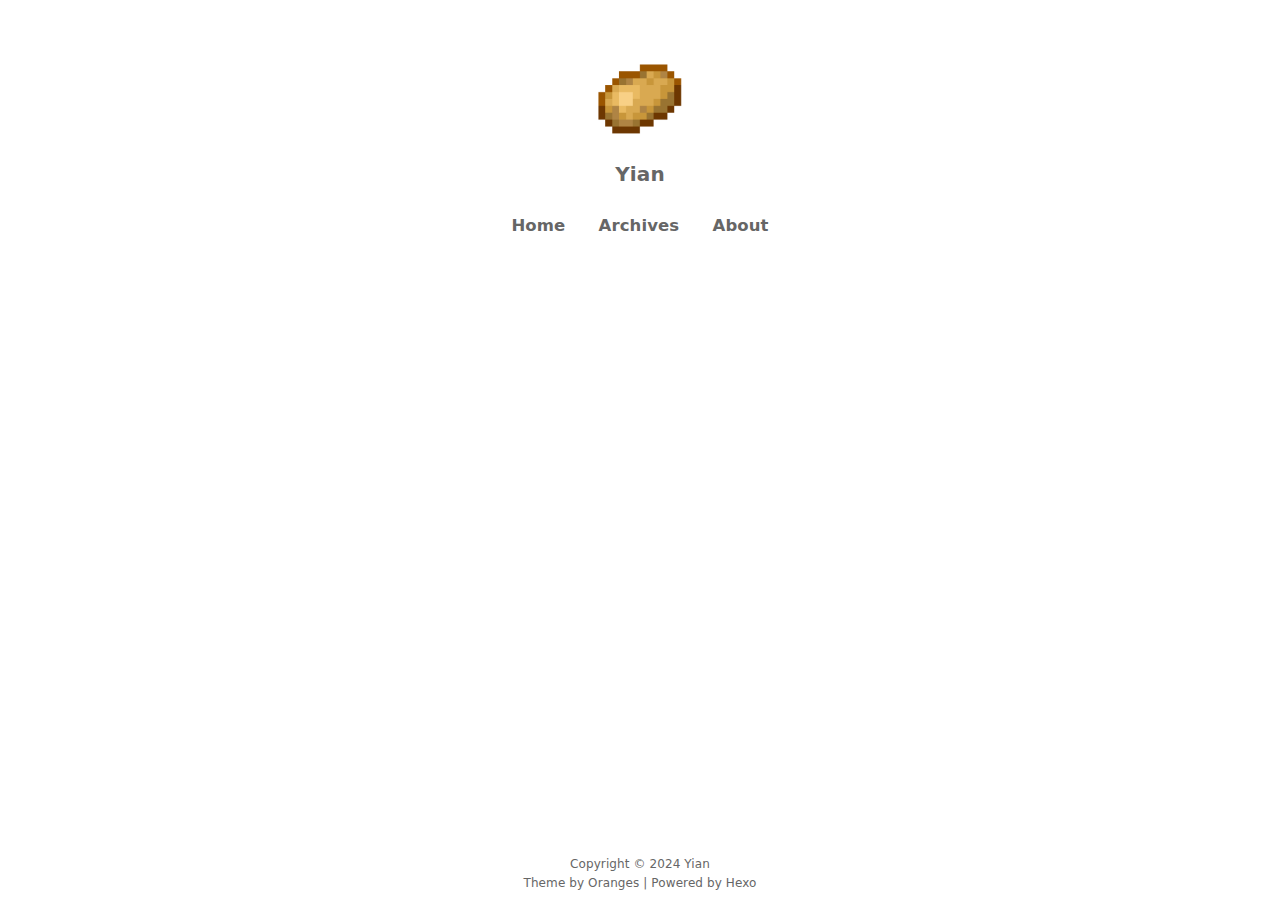
<file: tags/index.html>
<!DOCTYPE html>
<html lang="en" color-mode="light">

  <head>
  <meta charset="utf-8">
  <meta name="viewport" content="width=device-width, initial-scale=1" />
  <meta name="author" content="Yian Ge" />
  <!-- Open Graph Description 简短摘要-->
  
  <!-- 用于搜索引擎的文章摘要 -->
  
  
  
  <title>
    
      Tag 
      
      
      |
    
     Yian
  </title>

  
    <link rel="apple-touch-icon" href="/images/favicon.png">
    <link rel="icon" href="/images/favicon.png">
  

  <!-- Raleway-Font -->
  <link href="https://fonts.googleapis.com/css?family=Raleway&display=swap" rel="stylesheet">

  <!-- hexo site css -->
  <link rel="stylesheet" href="/css/main.css" />
  <link rel="stylesheet" href="//at.alicdn.com/t/font_1886449_67xjft27j1l.css" />
  <!-- 代码块风格 -->
  

  <!-- jquery3.3.1 -->
  
    <script defer type="text/javascript" src="/plugins/jquery.min.js"></script>
  

  <!-- fancybox -->
  
    <link href="/plugins/jquery.fancybox.min.css" rel="stylesheet">
    <script defer type="text/javascript" src="/plugins/jquery.fancybox.min.js"></script>
  
  
<script src="/js/fancybox.js"></script>


  

  

  <script>
    var html = document.documentElement
    const colorMode = localStorage.getItem('color-mode')
    if (colorMode) {
      document.documentElement.setAttribute('color-mode', colorMode)
    }
  </script>
<meta name="generator" content="Hexo 7.3.0"></head>


  <body>
    <div id="app">
      <div class="header">
  <div class="avatar">
    <a href="/">
      <!-- 头像取消懒加载，添加no-lazy -->
      
        <img src="/images/avatar.png" alt="">
      
    </a>
    <div class="nickname"><a href="/">Yian</a></div>
  </div>
  <div class="navbar">
    <ul>
      
        <li class="nav-item" data-path="/">
          <a href="/">Home</a>
        </li>
      
        <li class="nav-item" data-path="/archives/">
          <a href="/archives/">Archives</a>
        </li>
      
        <li class="nav-item" data-path="/about/">
          <a href="/about/">About</a>
        </li>
      
    </ul>
  </div>
</div>


<script src="/js/activeNav.js"></script>



      <div class="flex-container">
        <!-- 文章详情页，展示文章具体内容，url形式：https://yoursite/文章标题/ -->
<!-- 同时为「标签tag」，「朋友friend」，「分类categories」，「关于about」页面的承载页面，具体展示取决于page.type -->


  <!-- LaTex Display -->

  
    <script async type="text/javascript" src="/plugins/mathjax/tex-chtml.js"></script>
  
  <script>
    MathJax = {
      tex: {
        inlineMath: [['$', '$'], ['\\(', '\\)']]
      }
    }
  </script>





  <!-- clipboard -->

  
    <script async type="text/javascript" src="/plugins/clipboard.min.js"></script>
  
  
<script src="/js/codeCopy.js"></script>






  <!-- 标签页 url形式：https://yoursite/tags/ -->
  <div class="container tag-index">
    <div>
      
    </div>
  </div>
  

  

  

  

  

        
<div class="footer">
  <div class="social">
    <ul>
      
        <li>
          
              <a title="github" target="_blank" rel="noopener" href="https://github.com/AlanY1an/YianBlog">
                <i class="iconfont icon-github"></i>
              </a>
              
        </li>
        
    </ul>
  </div>
  
    
    <div class="footer-more">
      
        <a href="/">Copyright © 2024 Yian</a>
        
    </div>
  
    
    <div class="footer-more">
      
        <a target="_blank" rel="noopener" href="https://github.com/zchengsite/hexo-theme-oranges">Theme by Oranges | Powered by Hexo</a>
        
    </div>
  
  
</div>

      </div>

      <div class="tools-bar">
        <div class="back-to-top tools-bar-item hidden">
  <a href="javascript: void(0)">
    <i class="iconfont icon-chevronup"></i>
  </a>
</div>


<script src="/js/backtotop.js"></script>



        
  <div class="search-icon tools-bar-item" id="search-icon">
    <a href="javascript: void(0)">
      <i class="iconfont icon-search"></i>
    </a>
  </div>

  <div class="search-overlay hidden">
    <div class="search-content" tabindex="0">
      <div class="search-title">
        <span class="search-icon-input">
          <a href="javascript: void(0)">
            <i class="iconfont icon-search"></i>
          </a>
        </span>
        
          <input type="text" class="search-input" id="search-input" placeholder="Search...">
        
        <span class="search-close-icon" id="search-close-icon">
          <a href="javascript: void(0)">
            <i class="iconfont icon-close"></i>
          </a>
        </span>
      </div>
      <div class="search-result" id="search-result"></div>
    </div>
  </div>

  <script type="text/javascript">
    var inputArea = document.querySelector("#search-input")
    var searchOverlayArea = document.querySelector(".search-overlay")

    inputArea.onclick = function() {
      getSearchFile()
      this.onclick = null
    }

    inputArea.onkeydown = function() {
      if(event.keyCode == 13)
        return false
    }

    function openOrHideSearchContent() {
      let isHidden = searchOverlayArea.classList.contains('hidden')
      if (isHidden) {
        searchOverlayArea.classList.remove('hidden')
        document.body.classList.add('hidden')
        // inputArea.focus()
      } else {
        searchOverlayArea.classList.add('hidden')
        document.body.classList.remove('hidden')
      }
    }

    function blurSearchContent(e) {
      if (e.target === searchOverlayArea) {
        openOrHideSearchContent()
      }
    }

    document.querySelector("#search-icon").addEventListener("click", openOrHideSearchContent, false)
    document.querySelector("#search-close-icon").addEventListener("click", openOrHideSearchContent, false)
    searchOverlayArea.addEventListener("click", blurSearchContent, false)

    var searchFunc = function (path, search_id, content_id) {
      'use strict';
      var $input = document.getElementById(search_id);
      var $resultContent = document.getElementById(content_id);
      $resultContent.innerHTML = "<ul><span class='local-search-empty'>First search, index file loading, please wait...<span></ul>";
      $.ajax({
        // 0x01. load xml file
        url: path,
        dataType: "xml",
        success: function (xmlResponse) {
          // 0x02. parse xml file
          var datas = $("entry", xmlResponse).map(function () {
            return {
              title: $("title", this).text(),
              content: $("content", this).text(),
              url: $("url", this).text()
            };
          }).get();
          $resultContent.innerHTML = "";

          $input.addEventListener('input', function () {
            // 0x03. parse query to keywords list
            var str = '<ul class=\"search-result-list\">';
            var keywords = this.value.trim().toLowerCase().split(/[\s\-]+/);
            $resultContent.innerHTML = "";
            if (this.value.trim().length <= 0) {
              return;
            }
            // 0x04. perform local searching
            datas.forEach(function (data) {
              var isMatch = true;
              var content_index = [];
              if (!data.title || data.title.trim() === '') {
                data.title = "Untitled";
              }
              var orig_data_title = data.title.trim();
              var data_title = orig_data_title.toLowerCase();
              var orig_data_content = data.content.trim().replace(/<[^>]+>/g, "");
              var data_content = orig_data_content.toLowerCase();
              var data_url = data.url;
              var index_title = -1;
              var index_content = -1;
              var first_occur = -1;
              // only match artiles with not empty contents
              if (data_content !== '') {
                keywords.forEach(function (keyword, i) {
                  index_title = data_title.indexOf(keyword);
                  index_content = data_content.indexOf(keyword);

                  if (index_title < 0 && index_content < 0) {
                    isMatch = false;
                  } else {
                    if (index_content < 0) {
                      index_content = 0;
                    }
                    if (i == 0) {
                      first_occur = index_content;
                    }
                    // content_index.push({index_content:index_content, keyword_len:keyword_len});
                  }
                });
              } else {
                isMatch = false;
              }
              // 0x05. show search results
              if (isMatch) {
                str += "<li><a href='" + data_url + "' class='search-result-title'>" + orig_data_title + "</a>";
                var content = orig_data_content;
                if (first_occur >= 0) {
                  // cut out 100 characters
                  var start = first_occur - 20;
                  var end = first_occur + 80;

                  if (start < 0) {
                    start = 0;
                  }

                  if (start == 0) {
                    end = 100;
                  }

                  if (end > content.length) {
                    end = content.length;
                  }

                  var match_content = content.substr(start, end);

                  // highlight all keywords
                  keywords.forEach(function (keyword) {
                    var regS = new RegExp(keyword, "gi");
                    match_content = match_content.replace(regS, "<span class=\"search-keyword\">" + keyword + "</span>");
                  });

                  str += "<p class=\"search-result-abstract\">" + match_content + "...</p>"
                }
                str += "</li>";
              }
            });
            str += "</ul>";
            if (str.indexOf('<li>') === -1) {
              return $resultContent.innerHTML = "<ul><span class='local-search-empty'>No result<span></ul>";
            }
            $resultContent.innerHTML = str;
          });
        },
        error: function(xhr, status, error) {
          $resultContent.innerHTML = ""
          if (xhr.status === 404) {
            $resultContent.innerHTML = "<ul><span class='local-search-empty'>The search.xml file was not found, please refer to：<a href='https://github.com/zchengsite/hexo-theme-oranges#configuration' target='_black'>configuration</a><span></ul>";
          } else {
            $resultContent.innerHTML = "<ul><span class='local-search-empty'>The request failed, Try to refresh the page or try again later.<span></ul>";
          }
        }
      });
      $(document).on('click', '#search-close-icon', function() {
        $('#search-input').val('');
        $('#search-result').html('');
      });
    }

    var getSearchFile = function() {
        var path = "/search.xml";
        searchFunc(path, 'search-input', 'search-result');
    }
  </script>




        
  <div class="tools-bar-item theme-icon" id="switch-color-scheme">
    <a href="javascript: void(0)">
      <i id="theme-icon" class="iconfont icon-moon"></i>
    </a>
  </div>

  
<script src="/js/colorscheme.js"></script>





        
  
    <div class="share-icon tools-bar-item">
      <a href="javascript: void(0)" id="share-icon">
        <i class="iconfont iconshare"></i>
      </a>
      <div class="share-content hidden">
        
          <a class="share-item" href="https://twitter.com/intent/tweet?text=' + tags + '&url=' + http%3A%2F%2Fexample.com%2Ftags%2Findex.html + '" target="_blank" title="Twitter">
            <i class="iconfont icon-twitter"></i>
          </a>
        
        
          <a class="share-item" href="https://www.facebook.com/sharer.php?u=http://example.com/tags/index.html" target="_blank" title="Facebook">
            <i class="iconfont icon-facebooksquare"></i>
          </a>
        
      </div>
    </div>
  
  
<script src="/js/shares.js"></script>



      </div>
    </div>
  </body>
</html>
</file>
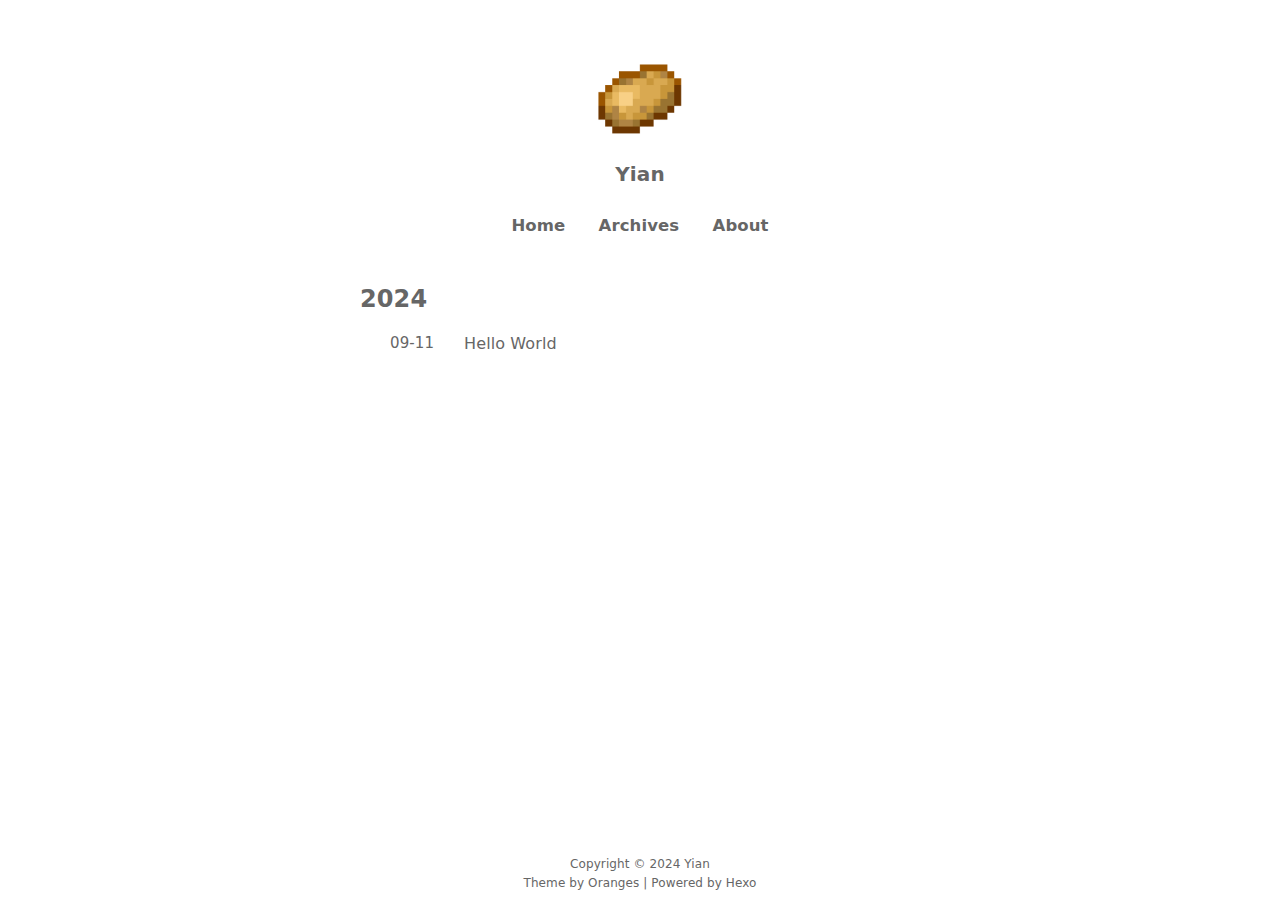
<file: archives/2024/index.html>
<!DOCTYPE html>
<html lang="en" color-mode="light">

  <head>
  <meta charset="utf-8">
  <meta name="viewport" content="width=device-width, initial-scale=1" />
  <meta name="author" content="Yian Ge" />
  <!-- Open Graph Description 简短摘要-->
  
  <!-- 用于搜索引擎的文章摘要 -->
  
  
  
  <title>
    
      archive_a: 2024 
      
      
      |
    
     Yian
  </title>

  
    <link rel="apple-touch-icon" href="/images/favicon.png">
    <link rel="icon" href="/images/favicon.png">
  

  <!-- Raleway-Font -->
  <link href="https://fonts.googleapis.com/css?family=Raleway&display=swap" rel="stylesheet">

  <!-- hexo site css -->
  <link rel="stylesheet" href="/css/main.css" />
  <link rel="stylesheet" href="//at.alicdn.com/t/font_1886449_67xjft27j1l.css" />
  <!-- 代码块风格 -->
  

  <!-- jquery3.3.1 -->
  
    <script defer type="text/javascript" src="/plugins/jquery.min.js"></script>
  

  <!-- fancybox -->
  
    <link href="/plugins/jquery.fancybox.min.css" rel="stylesheet">
    <script defer type="text/javascript" src="/plugins/jquery.fancybox.min.js"></script>
  
  
<script src="/js/fancybox.js"></script>


  

  

  <script>
    var html = document.documentElement
    const colorMode = localStorage.getItem('color-mode')
    if (colorMode) {
      document.documentElement.setAttribute('color-mode', colorMode)
    }
  </script>
<meta name="generator" content="Hexo 7.3.0"></head>


  <body>
    <div id="app">
      <div class="header">
  <div class="avatar">
    <a href="/">
      <!-- 头像取消懒加载，添加no-lazy -->
      
        <img src="/images/avatar.png" alt="">
      
    </a>
    <div class="nickname"><a href="/">Yian</a></div>
  </div>
  <div class="navbar">
    <ul>
      
        <li class="nav-item" data-path="/">
          <a href="/">Home</a>
        </li>
      
        <li class="nav-item" data-path="/archives/">
          <a href="/archives/">Archives</a>
        </li>
      
        <li class="nav-item" data-path="/about/">
          <a href="/about/">About</a>
        </li>
      
    </ul>
  </div>
</div>


<script src="/js/activeNav.js"></script>



      <div class="flex-container">
        <!-- 归档页，展示本站所有文章，按照年份降序归类，url形式：https://yoursite/archives/ -->

<!-- last: 按年份把文章分组，当前遍历到的年份 -->
<!-- now: 当前遍历到的文章的发布年份 -->

<div class="container archives">
  <div class="post-list">
    
        <!-- 后续文章的发布年份呈现 -->
        <div class="content-title">
          <h2>
            <span>2024</span>
          </h2>
        </div>
      
      <div class="post-item" title="Hello World">
        <div class="time-m-d">09-11</div>
        <div class="title">
          <a href="/2024/09/11/hello-world/">
            <span>Hello World</span>
          </a>
        </div>
      </div>
    
  </div>
</div>

        
<div class="footer">
  <div class="social">
    <ul>
      
        <li>
          
              <a title="github" target="_blank" rel="noopener" href="https://github.com/AlanY1an/YianBlog">
                <i class="iconfont icon-github"></i>
              </a>
              
        </li>
        
    </ul>
  </div>
  
    
    <div class="footer-more">
      
        <a href="/">Copyright © 2024 Yian</a>
        
    </div>
  
    
    <div class="footer-more">
      
        <a target="_blank" rel="noopener" href="https://github.com/zchengsite/hexo-theme-oranges">Theme by Oranges | Powered by Hexo</a>
        
    </div>
  
  
</div>

      </div>

      <div class="tools-bar">
        <div class="back-to-top tools-bar-item hidden">
  <a href="javascript: void(0)">
    <i class="iconfont icon-chevronup"></i>
  </a>
</div>


<script src="/js/backtotop.js"></script>



        
  <div class="search-icon tools-bar-item" id="search-icon">
    <a href="javascript: void(0)">
      <i class="iconfont icon-search"></i>
    </a>
  </div>

  <div class="search-overlay hidden">
    <div class="search-content" tabindex="0">
      <div class="search-title">
        <span class="search-icon-input">
          <a href="javascript: void(0)">
            <i class="iconfont icon-search"></i>
          </a>
        </span>
        
          <input type="text" class="search-input" id="search-input" placeholder="Search...">
        
        <span class="search-close-icon" id="search-close-icon">
          <a href="javascript: void(0)">
            <i class="iconfont icon-close"></i>
          </a>
        </span>
      </div>
      <div class="search-result" id="search-result"></div>
    </div>
  </div>

  <script type="text/javascript">
    var inputArea = document.querySelector("#search-input")
    var searchOverlayArea = document.querySelector(".search-overlay")

    inputArea.onclick = function() {
      getSearchFile()
      this.onclick = null
    }

    inputArea.onkeydown = function() {
      if(event.keyCode == 13)
        return false
    }

    function openOrHideSearchContent() {
      let isHidden = searchOverlayArea.classList.contains('hidden')
      if (isHidden) {
        searchOverlayArea.classList.remove('hidden')
        document.body.classList.add('hidden')
        // inputArea.focus()
      } else {
        searchOverlayArea.classList.add('hidden')
        document.body.classList.remove('hidden')
      }
    }

    function blurSearchContent(e) {
      if (e.target === searchOverlayArea) {
        openOrHideSearchContent()
      }
    }

    document.querySelector("#search-icon").addEventListener("click", openOrHideSearchContent, false)
    document.querySelector("#search-close-icon").addEventListener("click", openOrHideSearchContent, false)
    searchOverlayArea.addEventListener("click", blurSearchContent, false)

    var searchFunc = function (path, search_id, content_id) {
      'use strict';
      var $input = document.getElementById(search_id);
      var $resultContent = document.getElementById(content_id);
      $resultContent.innerHTML = "<ul><span class='local-search-empty'>First search, index file loading, please wait...<span></ul>";
      $.ajax({
        // 0x01. load xml file
        url: path,
        dataType: "xml",
        success: function (xmlResponse) {
          // 0x02. parse xml file
          var datas = $("entry", xmlResponse).map(function () {
            return {
              title: $("title", this).text(),
              content: $("content", this).text(),
              url: $("url", this).text()
            };
          }).get();
          $resultContent.innerHTML = "";

          $input.addEventListener('input', function () {
            // 0x03. parse query to keywords list
            var str = '<ul class=\"search-result-list\">';
            var keywords = this.value.trim().toLowerCase().split(/[\s\-]+/);
            $resultContent.innerHTML = "";
            if (this.value.trim().length <= 0) {
              return;
            }
            // 0x04. perform local searching
            datas.forEach(function (data) {
              var isMatch = true;
              var content_index = [];
              if (!data.title || data.title.trim() === '') {
                data.title = "Untitled";
              }
              var orig_data_title = data.title.trim();
              var data_title = orig_data_title.toLowerCase();
              var orig_data_content = data.content.trim().replace(/<[^>]+>/g, "");
              var data_content = orig_data_content.toLowerCase();
              var data_url = data.url;
              var index_title = -1;
              var index_content = -1;
              var first_occur = -1;
              // only match artiles with not empty contents
              if (data_content !== '') {
                keywords.forEach(function (keyword, i) {
                  index_title = data_title.indexOf(keyword);
                  index_content = data_content.indexOf(keyword);

                  if (index_title < 0 && index_content < 0) {
                    isMatch = false;
                  } else {
                    if (index_content < 0) {
                      index_content = 0;
                    }
                    if (i == 0) {
                      first_occur = index_content;
                    }
                    // content_index.push({index_content:index_content, keyword_len:keyword_len});
                  }
                });
              } else {
                isMatch = false;
              }
              // 0x05. show search results
              if (isMatch) {
                str += "<li><a href='" + data_url + "' class='search-result-title'>" + orig_data_title + "</a>";
                var content = orig_data_content;
                if (first_occur >= 0) {
                  // cut out 100 characters
                  var start = first_occur - 20;
                  var end = first_occur + 80;

                  if (start < 0) {
                    start = 0;
                  }

                  if (start == 0) {
                    end = 100;
                  }

                  if (end > content.length) {
                    end = content.length;
                  }

                  var match_content = content.substr(start, end);

                  // highlight all keywords
                  keywords.forEach(function (keyword) {
                    var regS = new RegExp(keyword, "gi");
                    match_content = match_content.replace(regS, "<span class=\"search-keyword\">" + keyword + "</span>");
                  });

                  str += "<p class=\"search-result-abstract\">" + match_content + "...</p>"
                }
                str += "</li>";
              }
            });
            str += "</ul>";
            if (str.indexOf('<li>') === -1) {
              return $resultContent.innerHTML = "<ul><span class='local-search-empty'>No result<span></ul>";
            }
            $resultContent.innerHTML = str;
          });
        },
        error: function(xhr, status, error) {
          $resultContent.innerHTML = ""
          if (xhr.status === 404) {
            $resultContent.innerHTML = "<ul><span class='local-search-empty'>The search.xml file was not found, please refer to：<a href='https://github.com/zchengsite/hexo-theme-oranges#configuration' target='_black'>configuration</a><span></ul>";
          } else {
            $resultContent.innerHTML = "<ul><span class='local-search-empty'>The request failed, Try to refresh the page or try again later.<span></ul>";
          }
        }
      });
      $(document).on('click', '#search-close-icon', function() {
        $('#search-input').val('');
        $('#search-result').html('');
      });
    }

    var getSearchFile = function() {
        var path = "/search.xml";
        searchFunc(path, 'search-input', 'search-result');
    }
  </script>




        
  <div class="tools-bar-item theme-icon" id="switch-color-scheme">
    <a href="javascript: void(0)">
      <i id="theme-icon" class="iconfont icon-moon"></i>
    </a>
  </div>

  
<script src="/js/colorscheme.js"></script>





        
  
  
<script src="/js/shares.js"></script>



      </div>
    </div>
  </body>
</html>
</file>
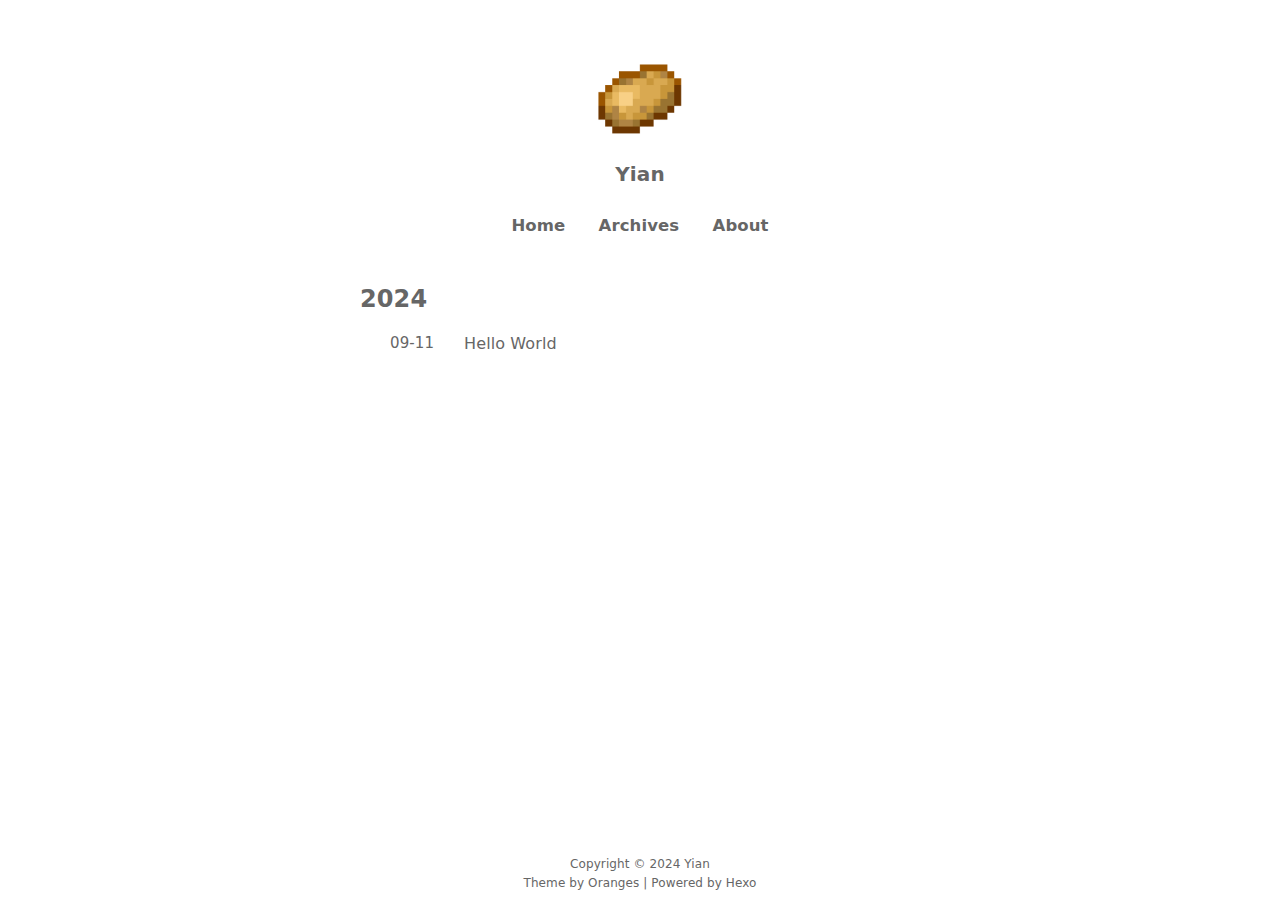
<file: archives/2024/09/index.html>
<!DOCTYPE html>
<html lang="en" color-mode="light">

  <head>
  <meta charset="utf-8">
  <meta name="viewport" content="width=device-width, initial-scale=1" />
  <meta name="author" content="Yian Ge" />
  <!-- Open Graph Description 简短摘要-->
  
  <!-- 用于搜索引擎的文章摘要 -->
  
  
  
  <title>
    
      archive_a: 2024/9 
      
      
      |
    
     Yian
  </title>

  
    <link rel="apple-touch-icon" href="/images/favicon.png">
    <link rel="icon" href="/images/favicon.png">
  

  <!-- Raleway-Font -->
  <link href="https://fonts.googleapis.com/css?family=Raleway&display=swap" rel="stylesheet">

  <!-- hexo site css -->
  <link rel="stylesheet" href="/css/main.css" />
  <link rel="stylesheet" href="//at.alicdn.com/t/font_1886449_67xjft27j1l.css" />
  <!-- 代码块风格 -->
  

  <!-- jquery3.3.1 -->
  
    <script defer type="text/javascript" src="/plugins/jquery.min.js"></script>
  

  <!-- fancybox -->
  
    <link href="/plugins/jquery.fancybox.min.css" rel="stylesheet">
    <script defer type="text/javascript" src="/plugins/jquery.fancybox.min.js"></script>
  
  
<script src="/js/fancybox.js"></script>


  

  

  <script>
    var html = document.documentElement
    const colorMode = localStorage.getItem('color-mode')
    if (colorMode) {
      document.documentElement.setAttribute('color-mode', colorMode)
    }
  </script>
<meta name="generator" content="Hexo 7.3.0"></head>


  <body>
    <div id="app">
      <div class="header">
  <div class="avatar">
    <a href="/">
      <!-- 头像取消懒加载，添加no-lazy -->
      
        <img src="/images/avatar.png" alt="">
      
    </a>
    <div class="nickname"><a href="/">Yian</a></div>
  </div>
  <div class="navbar">
    <ul>
      
        <li class="nav-item" data-path="/">
          <a href="/">Home</a>
        </li>
      
        <li class="nav-item" data-path="/archives/">
          <a href="/archives/">Archives</a>
        </li>
      
        <li class="nav-item" data-path="/about/">
          <a href="/about/">About</a>
        </li>
      
    </ul>
  </div>
</div>


<script src="/js/activeNav.js"></script>



      <div class="flex-container">
        <!-- 归档页，展示本站所有文章，按照年份降序归类，url形式：https://yoursite/archives/ -->

<!-- last: 按年份把文章分组，当前遍历到的年份 -->
<!-- now: 当前遍历到的文章的发布年份 -->

<div class="container archives">
  <div class="post-list">
    
        <!-- 后续文章的发布年份呈现 -->
        <div class="content-title">
          <h2>
            <span>2024</span>
          </h2>
        </div>
      
      <div class="post-item" title="Hello World">
        <div class="time-m-d">09-11</div>
        <div class="title">
          <a href="/2024/09/11/hello-world/">
            <span>Hello World</span>
          </a>
        </div>
      </div>
    
  </div>
</div>

        
<div class="footer">
  <div class="social">
    <ul>
      
        <li>
          
              <a title="github" target="_blank" rel="noopener" href="https://github.com/AlanY1an/YianBlog">
                <i class="iconfont icon-github"></i>
              </a>
              
        </li>
        
    </ul>
  </div>
  
    
    <div class="footer-more">
      
        <a href="/">Copyright © 2024 Yian</a>
        
    </div>
  
    
    <div class="footer-more">
      
        <a target="_blank" rel="noopener" href="https://github.com/zchengsite/hexo-theme-oranges">Theme by Oranges | Powered by Hexo</a>
        
    </div>
  
  
</div>

      </div>

      <div class="tools-bar">
        <div class="back-to-top tools-bar-item hidden">
  <a href="javascript: void(0)">
    <i class="iconfont icon-chevronup"></i>
  </a>
</div>


<script src="/js/backtotop.js"></script>



        
  <div class="search-icon tools-bar-item" id="search-icon">
    <a href="javascript: void(0)">
      <i class="iconfont icon-search"></i>
    </a>
  </div>

  <div class="search-overlay hidden">
    <div class="search-content" tabindex="0">
      <div class="search-title">
        <span class="search-icon-input">
          <a href="javascript: void(0)">
            <i class="iconfont icon-search"></i>
          </a>
        </span>
        
          <input type="text" class="search-input" id="search-input" placeholder="Search...">
        
        <span class="search-close-icon" id="search-close-icon">
          <a href="javascript: void(0)">
            <i class="iconfont icon-close"></i>
          </a>
        </span>
      </div>
      <div class="search-result" id="search-result"></div>
    </div>
  </div>

  <script type="text/javascript">
    var inputArea = document.querySelector("#search-input")
    var searchOverlayArea = document.querySelector(".search-overlay")

    inputArea.onclick = function() {
      getSearchFile()
      this.onclick = null
    }

    inputArea.onkeydown = function() {
      if(event.keyCode == 13)
        return false
    }

    function openOrHideSearchContent() {
      let isHidden = searchOverlayArea.classList.contains('hidden')
      if (isHidden) {
        searchOverlayArea.classList.remove('hidden')
        document.body.classList.add('hidden')
        // inputArea.focus()
      } else {
        searchOverlayArea.classList.add('hidden')
        document.body.classList.remove('hidden')
      }
    }

    function blurSearchContent(e) {
      if (e.target === searchOverlayArea) {
        openOrHideSearchContent()
      }
    }

    document.querySelector("#search-icon").addEventListener("click", openOrHideSearchContent, false)
    document.querySelector("#search-close-icon").addEventListener("click", openOrHideSearchContent, false)
    searchOverlayArea.addEventListener("click", blurSearchContent, false)

    var searchFunc = function (path, search_id, content_id) {
      'use strict';
      var $input = document.getElementById(search_id);
      var $resultContent = document.getElementById(content_id);
      $resultContent.innerHTML = "<ul><span class='local-search-empty'>First search, index file loading, please wait...<span></ul>";
      $.ajax({
        // 0x01. load xml file
        url: path,
        dataType: "xml",
        success: function (xmlResponse) {
          // 0x02. parse xml file
          var datas = $("entry", xmlResponse).map(function () {
            return {
              title: $("title", this).text(),
              content: $("content", this).text(),
              url: $("url", this).text()
            };
          }).get();
          $resultContent.innerHTML = "";

          $input.addEventListener('input', function () {
            // 0x03. parse query to keywords list
            var str = '<ul class=\"search-result-list\">';
            var keywords = this.value.trim().toLowerCase().split(/[\s\-]+/);
            $resultContent.innerHTML = "";
            if (this.value.trim().length <= 0) {
              return;
            }
            // 0x04. perform local searching
            datas.forEach(function (data) {
              var isMatch = true;
              var content_index = [];
              if (!data.title || data.title.trim() === '') {
                data.title = "Untitled";
              }
              var orig_data_title = data.title.trim();
              var data_title = orig_data_title.toLowerCase();
              var orig_data_content = data.content.trim().replace(/<[^>]+>/g, "");
              var data_content = orig_data_content.toLowerCase();
              var data_url = data.url;
              var index_title = -1;
              var index_content = -1;
              var first_occur = -1;
              // only match artiles with not empty contents
              if (data_content !== '') {
                keywords.forEach(function (keyword, i) {
                  index_title = data_title.indexOf(keyword);
                  index_content = data_content.indexOf(keyword);

                  if (index_title < 0 && index_content < 0) {
                    isMatch = false;
                  } else {
                    if (index_content < 0) {
                      index_content = 0;
                    }
                    if (i == 0) {
                      first_occur = index_content;
                    }
                    // content_index.push({index_content:index_content, keyword_len:keyword_len});
                  }
                });
              } else {
                isMatch = false;
              }
              // 0x05. show search results
              if (isMatch) {
                str += "<li><a href='" + data_url + "' class='search-result-title'>" + orig_data_title + "</a>";
                var content = orig_data_content;
                if (first_occur >= 0) {
                  // cut out 100 characters
                  var start = first_occur - 20;
                  var end = first_occur + 80;

                  if (start < 0) {
                    start = 0;
                  }

                  if (start == 0) {
                    end = 100;
                  }

                  if (end > content.length) {
                    end = content.length;
                  }

                  var match_content = content.substr(start, end);

                  // highlight all keywords
                  keywords.forEach(function (keyword) {
                    var regS = new RegExp(keyword, "gi");
                    match_content = match_content.replace(regS, "<span class=\"search-keyword\">" + keyword + "</span>");
                  });

                  str += "<p class=\"search-result-abstract\">" + match_content + "...</p>"
                }
                str += "</li>";
              }
            });
            str += "</ul>";
            if (str.indexOf('<li>') === -1) {
              return $resultContent.innerHTML = "<ul><span class='local-search-empty'>No result<span></ul>";
            }
            $resultContent.innerHTML = str;
          });
        },
        error: function(xhr, status, error) {
          $resultContent.innerHTML = ""
          if (xhr.status === 404) {
            $resultContent.innerHTML = "<ul><span class='local-search-empty'>The search.xml file was not found, please refer to：<a href='https://github.com/zchengsite/hexo-theme-oranges#configuration' target='_black'>configuration</a><span></ul>";
          } else {
            $resultContent.innerHTML = "<ul><span class='local-search-empty'>The request failed, Try to refresh the page or try again later.<span></ul>";
          }
        }
      });
      $(document).on('click', '#search-close-icon', function() {
        $('#search-input').val('');
        $('#search-result').html('');
      });
    }

    var getSearchFile = function() {
        var path = "/search.xml";
        searchFunc(path, 'search-input', 'search-result');
    }
  </script>




        
  <div class="tools-bar-item theme-icon" id="switch-color-scheme">
    <a href="javascript: void(0)">
      <i id="theme-icon" class="iconfont icon-moon"></i>
    </a>
  </div>

  
<script src="/js/colorscheme.js"></script>





        
  
  
<script src="/js/shares.js"></script>



      </div>
    </div>
  </body>
</html>
</file>
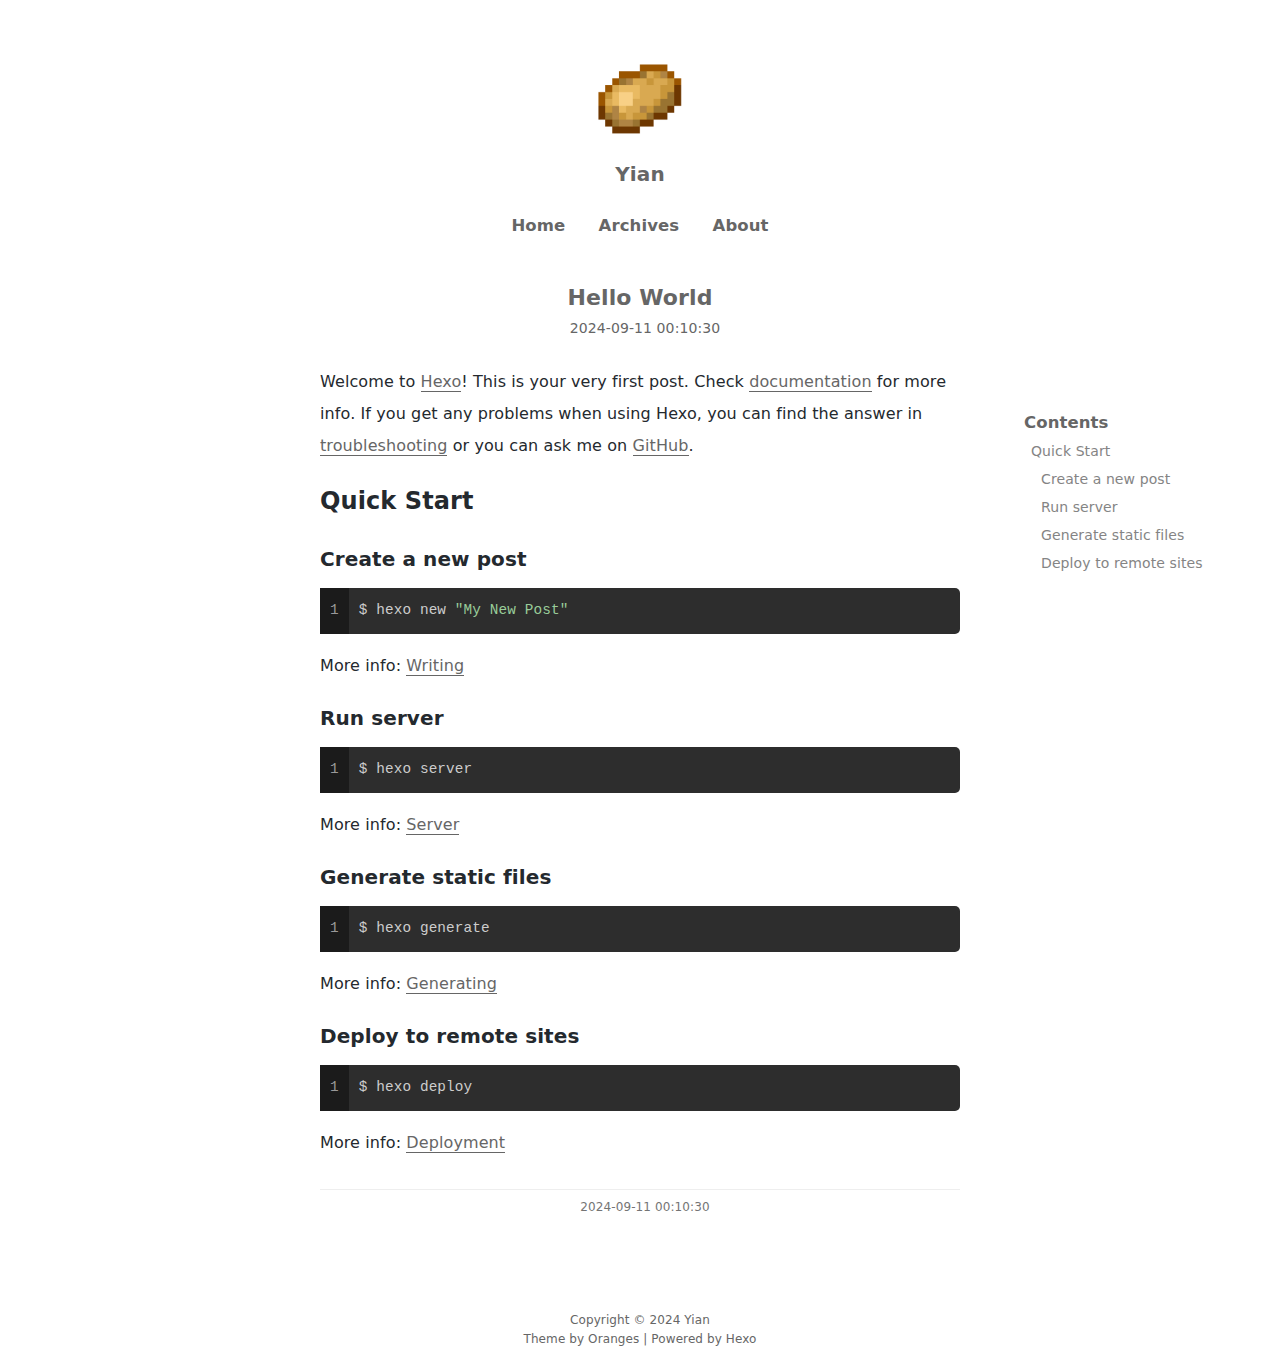
<file: 2024/09/11/hello-world/index.html>
<!DOCTYPE html>
<html lang="en" color-mode="light">

  <head>
  <meta charset="utf-8">
  <meta name="viewport" content="width=device-width, initial-scale=1" />
  <meta name="author" content="Yian Ge" />
  <!-- Open Graph Description 简短摘要-->
  
  <!-- 用于搜索引擎的文章摘要 -->
  
  
  
  <title>
    
      Hello World 
      
      
      |
    
     Yian
  </title>

  
    <link rel="apple-touch-icon" href="/images/favicon.png">
    <link rel="icon" href="/images/favicon.png">
  

  <!-- Raleway-Font -->
  <link href="https://fonts.googleapis.com/css?family=Raleway&display=swap" rel="stylesheet">

  <!-- hexo site css -->
  <link rel="stylesheet" href="/css/main.css" />
  <link rel="stylesheet" href="//at.alicdn.com/t/font_1886449_67xjft27j1l.css" />
  <!-- 代码块风格 -->
  

  <!-- jquery3.3.1 -->
  
    <script defer type="text/javascript" src="/plugins/jquery.min.js"></script>
  

  <!-- fancybox -->
  
    <link href="/plugins/jquery.fancybox.min.css" rel="stylesheet">
    <script defer type="text/javascript" src="/plugins/jquery.fancybox.min.js"></script>
  
  
<script src="/js/fancybox.js"></script>


  

  

  <script>
    var html = document.documentElement
    const colorMode = localStorage.getItem('color-mode')
    if (colorMode) {
      document.documentElement.setAttribute('color-mode', colorMode)
    }
  </script>
<meta name="generator" content="Hexo 7.3.0"></head>


  <body>
    <div id="app">
      <div class="header">
  <div class="avatar">
    <a href="/">
      <!-- 头像取消懒加载，添加no-lazy -->
      
        <img src="/images/avatar.png" alt="">
      
    </a>
    <div class="nickname"><a href="/">Yian</a></div>
  </div>
  <div class="navbar">
    <ul>
      
        <li class="nav-item" data-path="/">
          <a href="/">Home</a>
        </li>
      
        <li class="nav-item" data-path="/archives/">
          <a href="/archives/">Archives</a>
        </li>
      
        <li class="nav-item" data-path="/about/">
          <a href="/about/">About</a>
        </li>
      
    </ul>
  </div>
</div>


<script src="/js/activeNav.js"></script>



      <div class="flex-container">
        <!-- 文章详情页，展示文章具体内容，url形式：https://yoursite/文章标题/ -->
<!-- 同时为「标签tag」，「朋友friend」，「分类categories」，「关于about」页面的承载页面，具体展示取决于page.type -->


  <!-- LaTex Display -->

  
    <script async type="text/javascript" src="/plugins/mathjax/tex-chtml.js"></script>
  
  <script>
    MathJax = {
      tex: {
        inlineMath: [['$', '$'], ['\\(', '\\)']]
      }
    }
  </script>





  <!-- clipboard -->

  
    <script async type="text/javascript" src="/plugins/clipboard.min.js"></script>
  
  
<script src="/js/codeCopy.js"></script>







  

  

  

  
  <!-- 文章内容页 url形式：https://yoursite/文章标题/ -->
  <div class="container post-details" id="post-details">
    <div class="post-content">
      <div class="post-title">Hello World</div>
      <div class="post-attach">
        <span class="post-pubtime">
          <i class="iconfont icon-updatetime mr-10" title="Update time"></i>
          2024-09-11 00:10:30
        </span>
        
      </div>
      <div class="markdown-body">
        <p>Welcome to <a target="_blank" rel="noopener" href="https://hexo.io/">Hexo</a>! This is your very first post. Check <a target="_blank" rel="noopener" href="https://hexo.io/docs/">documentation</a> for more info. If you get any problems when using Hexo, you can find the answer in <a target="_blank" rel="noopener" href="https://hexo.io/docs/troubleshooting.html">troubleshooting</a> or you can ask me on <a target="_blank" rel="noopener" href="https://github.com/hexojs/hexo/issues">GitHub</a>.</p>
<h2 id="Quick-Start"><a href="#Quick-Start" class="headerlink" title="Quick Start"></a>Quick Start</h2><h3 id="Create-a-new-post"><a href="#Create-a-new-post" class="headerlink" title="Create a new post"></a>Create a new post</h3><figure class="highlight bash"><table><tr><td class="gutter"><pre><span class="line">1</span><br></pre></td><td class="code"><pre><span class="line">$ hexo new <span class="string">&quot;My New Post&quot;</span></span><br></pre></td></tr></table></figure>

<p>More info: <a target="_blank" rel="noopener" href="https://hexo.io/docs/writing.html">Writing</a></p>
<h3 id="Run-server"><a href="#Run-server" class="headerlink" title="Run server"></a>Run server</h3><figure class="highlight bash"><table><tr><td class="gutter"><pre><span class="line">1</span><br></pre></td><td class="code"><pre><span class="line">$ hexo server</span><br></pre></td></tr></table></figure>

<p>More info: <a target="_blank" rel="noopener" href="https://hexo.io/docs/server.html">Server</a></p>
<h3 id="Generate-static-files"><a href="#Generate-static-files" class="headerlink" title="Generate static files"></a>Generate static files</h3><figure class="highlight bash"><table><tr><td class="gutter"><pre><span class="line">1</span><br></pre></td><td class="code"><pre><span class="line">$ hexo generate</span><br></pre></td></tr></table></figure>

<p>More info: <a target="_blank" rel="noopener" href="https://hexo.io/docs/generating.html">Generating</a></p>
<h3 id="Deploy-to-remote-sites"><a href="#Deploy-to-remote-sites" class="headerlink" title="Deploy to remote sites"></a>Deploy to remote sites</h3><figure class="highlight bash"><table><tr><td class="gutter"><pre><span class="line">1</span><br></pre></td><td class="code"><pre><span class="line">$ hexo deploy</span><br></pre></td></tr></table></figure>

<p>More info: <a target="_blank" rel="noopener" href="https://hexo.io/docs/one-command-deployment.html">Deployment</a></p>

      </div>
      
        <div class="prev-or-next">
          <div class="post-foot-next">
            
          </div>
          <div class="post-attach">
            <span class="post-pubtime">
              <i class="iconfont icon-updatetime mr-10" title="Update time"></i>
              2024-09-11 00:10:30
            </span>
            
          </div>
          <div class="post-foot-prev">
            
          </div>
        </div>
      
    </div>
    
  <div id="btn-catalog" class="btn-catalog">
    <i class="iconfont icon-catalog"></i>
  </div>
  <div class="post-catalog hidden" id="catalog">
    <div class="title">Contents</div>
    <div class="catalog-content">
      
        <ol class="toc"><li class="toc-item toc-level-2"><a class="toc-link" href="#Quick-Start"><span class="toc-text">Quick Start</span></a><ol class="toc-child"><li class="toc-item toc-level-3"><a class="toc-link" href="#Create-a-new-post"><span class="toc-text">Create a new post</span></a></li><li class="toc-item toc-level-3"><a class="toc-link" href="#Run-server"><span class="toc-text">Run server</span></a></li><li class="toc-item toc-level-3"><a class="toc-link" href="#Generate-static-files"><span class="toc-text">Generate static files</span></a></li><li class="toc-item toc-level-3"><a class="toc-link" href="#Deploy-to-remote-sites"><span class="toc-text">Deploy to remote sites</span></a></li></ol></li></ol>
      
    </div>
  </div>

  
<script src="/js/catalog.js"></script>




    
      <div class="comments-container">
        







      </div>
    
  </div>


        
<div class="footer">
  <div class="social">
    <ul>
      
        <li>
          
              <a title="github" target="_blank" rel="noopener" href="https://github.com/AlanY1an/YianBlog">
                <i class="iconfont icon-github"></i>
              </a>
              
        </li>
        
    </ul>
  </div>
  
    
    <div class="footer-more">
      
        <a href="/">Copyright © 2024 Yian</a>
        
    </div>
  
    
    <div class="footer-more">
      
        <a target="_blank" rel="noopener" href="https://github.com/zchengsite/hexo-theme-oranges">Theme by Oranges | Powered by Hexo</a>
        
    </div>
  
  
</div>

      </div>

      <div class="tools-bar">
        <div class="back-to-top tools-bar-item hidden">
  <a href="javascript: void(0)">
    <i class="iconfont icon-chevronup"></i>
  </a>
</div>


<script src="/js/backtotop.js"></script>



        
  <div class="search-icon tools-bar-item" id="search-icon">
    <a href="javascript: void(0)">
      <i class="iconfont icon-search"></i>
    </a>
  </div>

  <div class="search-overlay hidden">
    <div class="search-content" tabindex="0">
      <div class="search-title">
        <span class="search-icon-input">
          <a href="javascript: void(0)">
            <i class="iconfont icon-search"></i>
          </a>
        </span>
        
          <input type="text" class="search-input" id="search-input" placeholder="Search...">
        
        <span class="search-close-icon" id="search-close-icon">
          <a href="javascript: void(0)">
            <i class="iconfont icon-close"></i>
          </a>
        </span>
      </div>
      <div class="search-result" id="search-result"></div>
    </div>
  </div>

  <script type="text/javascript">
    var inputArea = document.querySelector("#search-input")
    var searchOverlayArea = document.querySelector(".search-overlay")

    inputArea.onclick = function() {
      getSearchFile()
      this.onclick = null
    }

    inputArea.onkeydown = function() {
      if(event.keyCode == 13)
        return false
    }

    function openOrHideSearchContent() {
      let isHidden = searchOverlayArea.classList.contains('hidden')
      if (isHidden) {
        searchOverlayArea.classList.remove('hidden')
        document.body.classList.add('hidden')
        // inputArea.focus()
      } else {
        searchOverlayArea.classList.add('hidden')
        document.body.classList.remove('hidden')
      }
    }

    function blurSearchContent(e) {
      if (e.target === searchOverlayArea) {
        openOrHideSearchContent()
      }
    }

    document.querySelector("#search-icon").addEventListener("click", openOrHideSearchContent, false)
    document.querySelector("#search-close-icon").addEventListener("click", openOrHideSearchContent, false)
    searchOverlayArea.addEventListener("click", blurSearchContent, false)

    var searchFunc = function (path, search_id, content_id) {
      'use strict';
      var $input = document.getElementById(search_id);
      var $resultContent = document.getElementById(content_id);
      $resultContent.innerHTML = "<ul><span class='local-search-empty'>First search, index file loading, please wait...<span></ul>";
      $.ajax({
        // 0x01. load xml file
        url: path,
        dataType: "xml",
        success: function (xmlResponse) {
          // 0x02. parse xml file
          var datas = $("entry", xmlResponse).map(function () {
            return {
              title: $("title", this).text(),
              content: $("content", this).text(),
              url: $("url", this).text()
            };
          }).get();
          $resultContent.innerHTML = "";

          $input.addEventListener('input', function () {
            // 0x03. parse query to keywords list
            var str = '<ul class=\"search-result-list\">';
            var keywords = this.value.trim().toLowerCase().split(/[\s\-]+/);
            $resultContent.innerHTML = "";
            if (this.value.trim().length <= 0) {
              return;
            }
            // 0x04. perform local searching
            datas.forEach(function (data) {
              var isMatch = true;
              var content_index = [];
              if (!data.title || data.title.trim() === '') {
                data.title = "Untitled";
              }
              var orig_data_title = data.title.trim();
              var data_title = orig_data_title.toLowerCase();
              var orig_data_content = data.content.trim().replace(/<[^>]+>/g, "");
              var data_content = orig_data_content.toLowerCase();
              var data_url = data.url;
              var index_title = -1;
              var index_content = -1;
              var first_occur = -1;
              // only match artiles with not empty contents
              if (data_content !== '') {
                keywords.forEach(function (keyword, i) {
                  index_title = data_title.indexOf(keyword);
                  index_content = data_content.indexOf(keyword);

                  if (index_title < 0 && index_content < 0) {
                    isMatch = false;
                  } else {
                    if (index_content < 0) {
                      index_content = 0;
                    }
                    if (i == 0) {
                      first_occur = index_content;
                    }
                    // content_index.push({index_content:index_content, keyword_len:keyword_len});
                  }
                });
              } else {
                isMatch = false;
              }
              // 0x05. show search results
              if (isMatch) {
                str += "<li><a href='" + data_url + "' class='search-result-title'>" + orig_data_title + "</a>";
                var content = orig_data_content;
                if (first_occur >= 0) {
                  // cut out 100 characters
                  var start = first_occur - 20;
                  var end = first_occur + 80;

                  if (start < 0) {
                    start = 0;
                  }

                  if (start == 0) {
                    end = 100;
                  }

                  if (end > content.length) {
                    end = content.length;
                  }

                  var match_content = content.substr(start, end);

                  // highlight all keywords
                  keywords.forEach(function (keyword) {
                    var regS = new RegExp(keyword, "gi");
                    match_content = match_content.replace(regS, "<span class=\"search-keyword\">" + keyword + "</span>");
                  });

                  str += "<p class=\"search-result-abstract\">" + match_content + "...</p>"
                }
                str += "</li>";
              }
            });
            str += "</ul>";
            if (str.indexOf('<li>') === -1) {
              return $resultContent.innerHTML = "<ul><span class='local-search-empty'>No result<span></ul>";
            }
            $resultContent.innerHTML = str;
          });
        },
        error: function(xhr, status, error) {
          $resultContent.innerHTML = ""
          if (xhr.status === 404) {
            $resultContent.innerHTML = "<ul><span class='local-search-empty'>The search.xml file was not found, please refer to：<a href='https://github.com/zchengsite/hexo-theme-oranges#configuration' target='_black'>configuration</a><span></ul>";
          } else {
            $resultContent.innerHTML = "<ul><span class='local-search-empty'>The request failed, Try to refresh the page or try again later.<span></ul>";
          }
        }
      });
      $(document).on('click', '#search-close-icon', function() {
        $('#search-input').val('');
        $('#search-result').html('');
      });
    }

    var getSearchFile = function() {
        var path = "/search.xml";
        searchFunc(path, 'search-input', 'search-result');
    }
  </script>




        
  <div class="tools-bar-item theme-icon" id="switch-color-scheme">
    <a href="javascript: void(0)">
      <i id="theme-icon" class="iconfont icon-moon"></i>
    </a>
  </div>

  
<script src="/js/colorscheme.js"></script>





        
  
    <div class="share-icon tools-bar-item">
      <a href="javascript: void(0)" id="share-icon">
        <i class="iconfont iconshare"></i>
      </a>
      <div class="share-content hidden">
        
          <a class="share-item" href="https://twitter.com/intent/tweet?text=' + Hello%20World + '&url=' + http%3A%2F%2Fexample.com%2F2024%2F09%2F11%2Fhello-world%2F + '" target="_blank" title="Twitter">
            <i class="iconfont icon-twitter"></i>
          </a>
        
        
          <a class="share-item" href="https://www.facebook.com/sharer.php?u=http://example.com/2024/09/11/hello-world/" target="_blank" title="Facebook">
            <i class="iconfont icon-facebooksquare"></i>
          </a>
        
      </div>
    </div>
  
  
<script src="/js/shares.js"></script>



      </div>
    </div>
  </body>
</html>
</file>
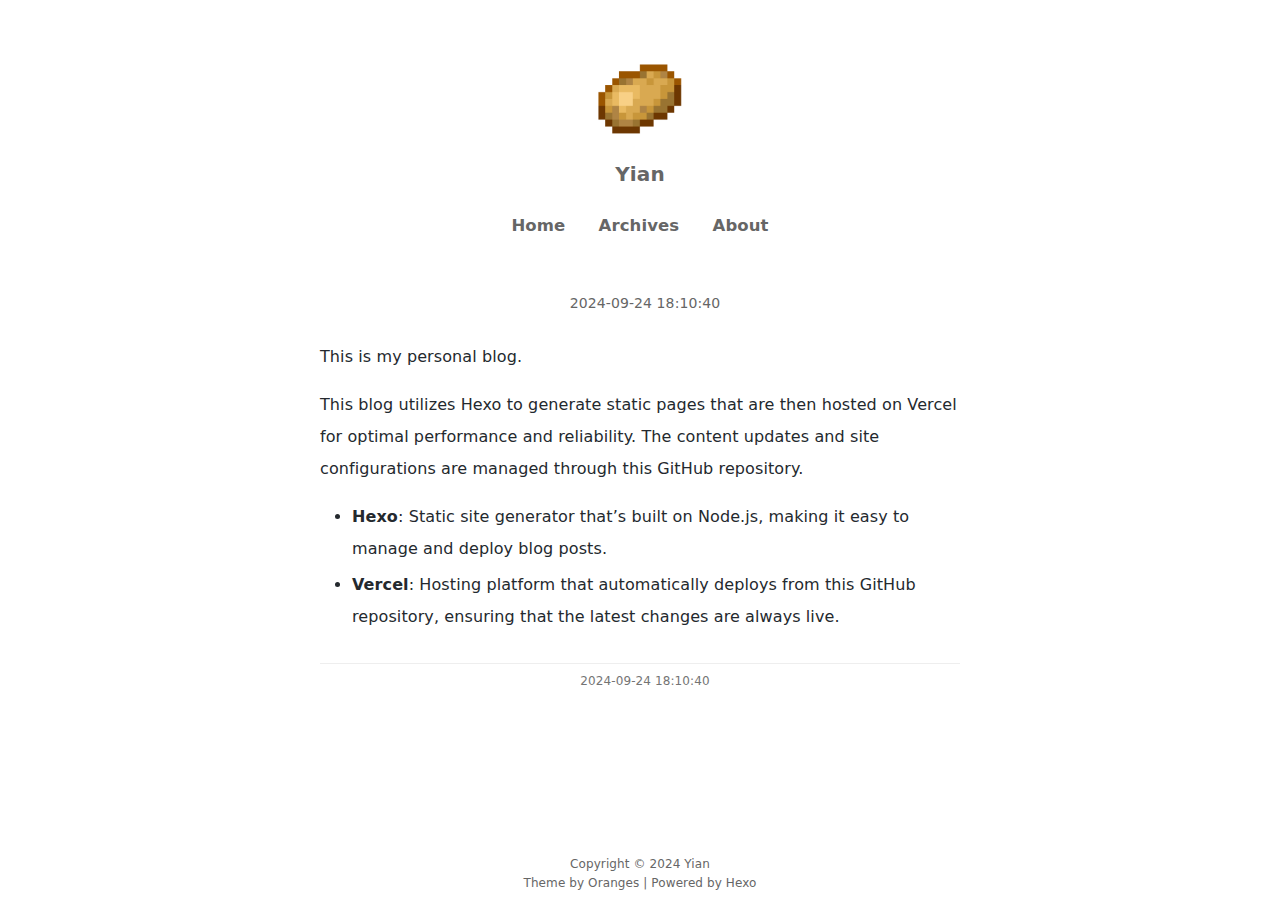
<file: README.html>
<!DOCTYPE html>
<html lang="en" color-mode="light">

  <head>
  <meta charset="utf-8">
  <meta name="viewport" content="width=device-width, initial-scale=1" />
  <meta name="author" content="Yian Ge" />
  <!-- Open Graph Description 简短摘要-->
  
  <!-- 用于搜索引擎的文章摘要 -->
  
  
  
  <title>
    
     Yian
  </title>

  
    <link rel="apple-touch-icon" href="/images/favicon.png">
    <link rel="icon" href="/images/favicon.png">
  

  <!-- Raleway-Font -->
  <link href="https://fonts.googleapis.com/css?family=Raleway&display=swap" rel="stylesheet">

  <!-- hexo site css -->
  <link rel="stylesheet" href="/css/main.css" />
  <link rel="stylesheet" href="//at.alicdn.com/t/font_1886449_67xjft27j1l.css" />
  <!-- 代码块风格 -->
  

  <!-- jquery3.3.1 -->
  
    <script defer type="text/javascript" src="/plugins/jquery.min.js"></script>
  

  <!-- fancybox -->
  
    <link href="/plugins/jquery.fancybox.min.css" rel="stylesheet">
    <script defer type="text/javascript" src="/plugins/jquery.fancybox.min.js"></script>
  
  
<script src="/js/fancybox.js"></script>


  

  

  <script>
    var html = document.documentElement
    const colorMode = localStorage.getItem('color-mode')
    if (colorMode) {
      document.documentElement.setAttribute('color-mode', colorMode)
    }
  </script>
<meta name="generator" content="Hexo 7.3.0"></head>


  <body>
    <div id="app">
      <div class="header">
  <div class="avatar">
    <a href="/">
      <!-- 头像取消懒加载，添加no-lazy -->
      
        <img src="/images/avatar.png" alt="">
      
    </a>
    <div class="nickname"><a href="/">Yian</a></div>
  </div>
  <div class="navbar">
    <ul>
      
        <li class="nav-item" data-path="/">
          <a href="/">Home</a>
        </li>
      
        <li class="nav-item" data-path="/archives/">
          <a href="/archives/">Archives</a>
        </li>
      
        <li class="nav-item" data-path="/about/">
          <a href="/about/">About</a>
        </li>
      
    </ul>
  </div>
</div>


<script src="/js/activeNav.js"></script>



      <div class="flex-container">
        <!-- 文章详情页，展示文章具体内容，url形式：https://yoursite/文章标题/ -->
<!-- 同时为「标签tag」，「朋友friend」，「分类categories」，「关于about」页面的承载页面，具体展示取决于page.type -->


  <!-- LaTex Display -->

  
    <script async type="text/javascript" src="/plugins/mathjax/tex-chtml.js"></script>
  
  <script>
    MathJax = {
      tex: {
        inlineMath: [['$', '$'], ['\\(', '\\)']]
      }
    }
  </script>





  <!-- clipboard -->

  
    <script async type="text/javascript" src="/plugins/clipboard.min.js"></script>
  
  
<script src="/js/codeCopy.js"></script>







  

  

  

  
  <!-- 文章内容页 url形式：https://yoursite/文章标题/ -->
  <div class="container post-details" id="post-details">
    <div class="post-content">
      <div class="post-title"></div>
      <div class="post-attach">
        <span class="post-pubtime">
          <i class="iconfont icon-updatetime mr-10" title="Update time"></i>
          2024-09-24 18:10:40
        </span>
        
      </div>
      <div class="markdown-body">
        <p>This is my personal blog.</p>
<p>This blog utilizes Hexo to generate static pages that are then hosted on Vercel for optimal performance and reliability. The content updates and site configurations are managed through this GitHub repository.</p>
<ul>
<li><strong>Hexo</strong>: Static site generator that’s built on Node.js, making it easy to manage and deploy blog posts.</li>
<li><strong>Vercel</strong>: Hosting platform that automatically deploys from this GitHub repository, ensuring that the latest changes are always live.</li>
</ul>

      </div>
      
        <div class="prev-or-next">
          <div class="post-foot-next">
            
          </div>
          <div class="post-attach">
            <span class="post-pubtime">
              <i class="iconfont icon-updatetime mr-10" title="Update time"></i>
              2024-09-24 18:10:40
            </span>
            
          </div>
          <div class="post-foot-prev">
            
          </div>
        </div>
      
    </div>
    

    
      <div class="comments-container">
        







      </div>
    
  </div>


        
<div class="footer">
  <div class="social">
    <ul>
      
        <li>
          
              <a title="github" target="_blank" rel="noopener" href="https://github.com/AlanY1an/YianBlog">
                <i class="iconfont icon-github"></i>
              </a>
              
        </li>
        
    </ul>
  </div>
  
    
    <div class="footer-more">
      
        <a href="/">Copyright © 2024 Yian</a>
        
    </div>
  
    
    <div class="footer-more">
      
        <a target="_blank" rel="noopener" href="https://github.com/zchengsite/hexo-theme-oranges">Theme by Oranges | Powered by Hexo</a>
        
    </div>
  
  
</div>

      </div>

      <div class="tools-bar">
        <div class="back-to-top tools-bar-item hidden">
  <a href="javascript: void(0)">
    <i class="iconfont icon-chevronup"></i>
  </a>
</div>


<script src="/js/backtotop.js"></script>



        
  <div class="search-icon tools-bar-item" id="search-icon">
    <a href="javascript: void(0)">
      <i class="iconfont icon-search"></i>
    </a>
  </div>

  <div class="search-overlay hidden">
    <div class="search-content" tabindex="0">
      <div class="search-title">
        <span class="search-icon-input">
          <a href="javascript: void(0)">
            <i class="iconfont icon-search"></i>
          </a>
        </span>
        
          <input type="text" class="search-input" id="search-input" placeholder="Search...">
        
        <span class="search-close-icon" id="search-close-icon">
          <a href="javascript: void(0)">
            <i class="iconfont icon-close"></i>
          </a>
        </span>
      </div>
      <div class="search-result" id="search-result"></div>
    </div>
  </div>

  <script type="text/javascript">
    var inputArea = document.querySelector("#search-input")
    var searchOverlayArea = document.querySelector(".search-overlay")

    inputArea.onclick = function() {
      getSearchFile()
      this.onclick = null
    }

    inputArea.onkeydown = function() {
      if(event.keyCode == 13)
        return false
    }

    function openOrHideSearchContent() {
      let isHidden = searchOverlayArea.classList.contains('hidden')
      if (isHidden) {
        searchOverlayArea.classList.remove('hidden')
        document.body.classList.add('hidden')
        // inputArea.focus()
      } else {
        searchOverlayArea.classList.add('hidden')
        document.body.classList.remove('hidden')
      }
    }

    function blurSearchContent(e) {
      if (e.target === searchOverlayArea) {
        openOrHideSearchContent()
      }
    }

    document.querySelector("#search-icon").addEventListener("click", openOrHideSearchContent, false)
    document.querySelector("#search-close-icon").addEventListener("click", openOrHideSearchContent, false)
    searchOverlayArea.addEventListener("click", blurSearchContent, false)

    var searchFunc = function (path, search_id, content_id) {
      'use strict';
      var $input = document.getElementById(search_id);
      var $resultContent = document.getElementById(content_id);
      $resultContent.innerHTML = "<ul><span class='local-search-empty'>First search, index file loading, please wait...<span></ul>";
      $.ajax({
        // 0x01. load xml file
        url: path,
        dataType: "xml",
        success: function (xmlResponse) {
          // 0x02. parse xml file
          var datas = $("entry", xmlResponse).map(function () {
            return {
              title: $("title", this).text(),
              content: $("content", this).text(),
              url: $("url", this).text()
            };
          }).get();
          $resultContent.innerHTML = "";

          $input.addEventListener('input', function () {
            // 0x03. parse query to keywords list
            var str = '<ul class=\"search-result-list\">';
            var keywords = this.value.trim().toLowerCase().split(/[\s\-]+/);
            $resultContent.innerHTML = "";
            if (this.value.trim().length <= 0) {
              return;
            }
            // 0x04. perform local searching
            datas.forEach(function (data) {
              var isMatch = true;
              var content_index = [];
              if (!data.title || data.title.trim() === '') {
                data.title = "Untitled";
              }
              var orig_data_title = data.title.trim();
              var data_title = orig_data_title.toLowerCase();
              var orig_data_content = data.content.trim().replace(/<[^>]+>/g, "");
              var data_content = orig_data_content.toLowerCase();
              var data_url = data.url;
              var index_title = -1;
              var index_content = -1;
              var first_occur = -1;
              // only match artiles with not empty contents
              if (data_content !== '') {
                keywords.forEach(function (keyword, i) {
                  index_title = data_title.indexOf(keyword);
                  index_content = data_content.indexOf(keyword);

                  if (index_title < 0 && index_content < 0) {
                    isMatch = false;
                  } else {
                    if (index_content < 0) {
                      index_content = 0;
                    }
                    if (i == 0) {
                      first_occur = index_content;
                    }
                    // content_index.push({index_content:index_content, keyword_len:keyword_len});
                  }
                });
              } else {
                isMatch = false;
              }
              // 0x05. show search results
              if (isMatch) {
                str += "<li><a href='" + data_url + "' class='search-result-title'>" + orig_data_title + "</a>";
                var content = orig_data_content;
                if (first_occur >= 0) {
                  // cut out 100 characters
                  var start = first_occur - 20;
                  var end = first_occur + 80;

                  if (start < 0) {
                    start = 0;
                  }

                  if (start == 0) {
                    end = 100;
                  }

                  if (end > content.length) {
                    end = content.length;
                  }

                  var match_content = content.substr(start, end);

                  // highlight all keywords
                  keywords.forEach(function (keyword) {
                    var regS = new RegExp(keyword, "gi");
                    match_content = match_content.replace(regS, "<span class=\"search-keyword\">" + keyword + "</span>");
                  });

                  str += "<p class=\"search-result-abstract\">" + match_content + "...</p>"
                }
                str += "</li>";
              }
            });
            str += "</ul>";
            if (str.indexOf('<li>') === -1) {
              return $resultContent.innerHTML = "<ul><span class='local-search-empty'>No result<span></ul>";
            }
            $resultContent.innerHTML = str;
          });
        },
        error: function(xhr, status, error) {
          $resultContent.innerHTML = ""
          if (xhr.status === 404) {
            $resultContent.innerHTML = "<ul><span class='local-search-empty'>The search.xml file was not found, please refer to：<a href='https://github.com/zchengsite/hexo-theme-oranges#configuration' target='_black'>configuration</a><span></ul>";
          } else {
            $resultContent.innerHTML = "<ul><span class='local-search-empty'>The request failed, Try to refresh the page or try again later.<span></ul>";
          }
        }
      });
      $(document).on('click', '#search-close-icon', function() {
        $('#search-input').val('');
        $('#search-result').html('');
      });
    }

    var getSearchFile = function() {
        var path = "/search.xml";
        searchFunc(path, 'search-input', 'search-result');
    }
  </script>




        
  <div class="tools-bar-item theme-icon" id="switch-color-scheme">
    <a href="javascript: void(0)">
      <i id="theme-icon" class="iconfont icon-moon"></i>
    </a>
  </div>

  
<script src="/js/colorscheme.js"></script>





        
  
    <div class="share-icon tools-bar-item">
      <a href="javascript: void(0)" id="share-icon">
        <i class="iconfont iconshare"></i>
      </a>
      <div class="share-content hidden">
        
          <a class="share-item" href="https://twitter.com/intent/tweet?text=' +  + '&url=' + http%3A%2F%2Fexample.com%2FREADME.html + '" target="_blank" title="Twitter">
            <i class="iconfont icon-twitter"></i>
          </a>
        
        
          <a class="share-item" href="https://www.facebook.com/sharer.php?u=http://example.com/README.html" target="_blank" title="Facebook">
            <i class="iconfont icon-facebooksquare"></i>
          </a>
        
      </div>
    </div>
  
  
<script src="/js/shares.js"></script>



      </div>
    </div>
  </body>
</html>
</file>
<file: css/main.css>
.article-entry pre,
.article-entry .highlight {
  background: #2d2d2d;
  margin: 0 -20px;
  padding: 15px 20px;
  border-style: solid;
  border-color: color-border;
  border-width: 1px 0;
  overflow: auto;
  color: #ccc;
  line-height: 22.400000000000002px
}

.article-entry .highlight .gutter pre,
.article-entry .gist .gist-file .gist-data .line-numbers {
  color: #666;
  font-size: .85em
}

.article-entry pre,
.article-entry code {
  font-family: "Source Code Pro", Consolas, Monaco, Menlo, Consolas, monospace
}

.article-entry code {
  background: color-background;
  text-shadow: 0 1px #fff;
  padding: 0 .3em
}

.article-entry pre code {
  background: none;
  text-shadow: none;
  padding: 0
}

.article-entry .highlight pre {
  border: none;
  margin: 0;
  padding: 0
}

.article-entry .highlight table {
  margin: 0;
  width: auto
}

.article-entry .highlight td {
  border: none;
  padding: 0
}

.article-entry .highlight figcaption {
  font-size: .85em;
  color: #999;
  line-height: 1em;
  margin-bottom: 1em;
}

.article-entry .highlight figcaption a {
  float: right
}

.article-entry .highlight .gutter pre {
  text-align: right;
  padding-right: 20px
}

.article-entry .highlight .line {
  height: 22.400000000000002px
}

.article-entry .highlight .line.marked {
  background: #515151
}

.article-entry .gist {
  margin: 0 -20px;
  border-style: solid;
  border-color: color-border;
  border-width: 1px 0;
  background: #2d2d2d;
  padding: 15px 20px 15px 0;
}

.article-entry .gist .gist-file {
  border: none;
  font-family: "Source Code Pro", Consolas, Monaco, Menlo, Consolas, monospace;
  margin: 0;
}

.article-entry .gist .gist-file .gist-data {
  background: none;
  border: none;
}

.article-entry .gist .gist-file .gist-data .line-numbers {
  background: none;
  border: none;
  padding: 0 20px 0 0
}

.article-entry .gist .gist-file .gist-data .line-data {
  padding: 0 !important
}

.article-entry .gist .gist-file .highlight {
  margin: 0;
  padding: 0;
  border: none
}

.article-entry .gist .gist-file .gist-meta {
  background: #2d2d2d;
  color: #999;
  font: .85em -apple-system, BlinkMacSystemFont, "Segoe UI", "Roboto", "Oxygen", "Ubuntu", "Cantarell", "Fira Sans", "Droid Sans", "Helvetica Neue", sans-serif;
  text-shadow: 0 0;
  padding: 0;
  margin-top: 1em;
  margin-left: 20px;
}

.article-entry .gist .gist-file .gist-meta a {
  color: #258fb8;
  font-weight: normal;
}

.article-entry .gist .gist-file .gist-meta a:hover {
  text-decoration: underline
}

pre .comment,
pre .title {
  color: #999
}

pre .variable,
pre .attribute,
pre .tag,
pre .regexp,
pre .ruby .constant,
pre .xml .tag .title,
pre .xml .pi,
pre .xml .doctype,
pre .html .doctype,
pre .css .id,
pre .css .class,
pre .css .pseudo {
  color: #f2777a
}

pre .number,
pre .preprocessor,
pre .built_in,
pre .literal,
pre .params,
pre .constant {
  color: #f99157
}

pre .class,
pre .ruby .class .title,
pre .css .rules .attribute {
  color: #9c9
}

pre .string,
pre .value,
pre .inheritance,
pre .header,
pre .ruby .symbol,
pre .xml .cdata {
  color: #9c9
}

pre .css .hexcolor {
  color: #6cc
}

pre .function,
pre .python .decorator,
pre .python .title,
pre .ruby .function .title,
pre .ruby .title .keyword,
pre .perl .sub,
pre .javascript .title,
pre .coffeescript .title {
  color: #69c
}

pre .keyword,
pre .javascript .function {
  color: #c9c
}

.markdown-body .highlight {
  color: #ccc;
  background-color: #2d2d2d;
  border-radius: 5px;
}

.markdown-body .highlight table td {
  padding: 0;
  border: none;
}

.markdown-body .highlight table tr {
  border: none;
}

.markdown-body .highlight .gutter pre {
  color: #999;
  background: #1b1b1b;
}

.highlight .code pre {
  width: 100%;
  padding-left: 10px;
  padding-right: 10px;
  background-color: #2d2d2d !important;
}

.markdown-body .highlight table tbody pre {
  border-radius: 0;
}

details summary {
  outline: none;
  cursor: pointer;
}
figure {
  position: relative;
}

figure figcaption {
  padding-left: 1rem;
  background-color: #1b1b1b;
  border-top-left-radius: 5px;
  border-top-right-radius: 5px;
}

figure table .gutter {
  user-select: none;
}

figure .pin-copy {
  position: absolute;
  top: 0;
  right: 1rem;
  cursor: pointer;
}

@font-face {
  font-family: octicons-link;
  src: url([data-uri])
    format("woff");
}

.markdown-body .pl-c {
  color: #6a737d;
}

.markdown-body .pl-c1,
.markdown-body .pl-s .pl-v {
  color: #005cc5;
}

.markdown-body .pl-e,
.markdown-body .pl-en {
  color: #6f42c1;
}

.markdown-body .pl-smi,
.markdown-body .pl-s .pl-s1 {
  color: #24292e;
}

.markdown-body .pl-ent {
  color: #22863a;
}

.markdown-body .pl-k {
  color: #d73a49;
}

.markdown-body .pl-s,
.markdown-body .pl-pds,
.markdown-body .pl-s .pl-pse .pl-s1,
.markdown-body .pl-sr,
.markdown-body .pl-sr .pl-cce,
.markdown-body .pl-sr .pl-sre,
.markdown-body .pl-sr .pl-sra {
  color: #032f62;
}

.markdown-body .pl-v,
.markdown-body .pl-smw {
  color: #e36209;
}

.markdown-body .pl-bu {
  color: #b31d28;
}

.markdown-body .pl-ii {
  color: #fafbfc;
  background-color: #b31d28;
}

.markdown-body .pl-c2 {
  color: #fafbfc;
  background-color: #d73a49;
}

.markdown-body .pl-c2::before {
  content: "^M";
}

.markdown-body .pl-sr .pl-cce {
  font-weight: bold;
  color: #22863a;
}

.markdown-body .pl-ml {
  color: #735c0f;
}

.markdown-body .pl-mh,
.markdown-body .pl-mh .pl-en,
.markdown-body .pl-ms {
  font-weight: bold;
  color: #005cc5;
}

.markdown-body .pl-mi {
  font-style: italic;
  color: #24292e;
}

.markdown-body .pl-mb {
  font-weight: bold;
  color: #24292e;
}

.markdown-body .pl-md {
  color: #b31d28;
  background-color: #ffeef0;
}

.markdown-body .pl-mi1 {
  color: #22863a;
  background-color: #f0fff4;
}

.markdown-body .pl-mc {
  color: #e36209;
  background-color: #ffebda;
}

.markdown-body .pl-mi2 {
  color: #f6f8fa;
  background-color: #005cc5;
}

.markdown-body .pl-mdr {
  font-weight: bold;
  color: #6f42c1;
}

.markdown-body .pl-ba {
  color: #586069;
}

.markdown-body .pl-sg {
  color: #959da5;
}

.markdown-body .pl-corl {
  text-decoration: underline;
  color: #032f62;
}

.markdown-body .octicon {
  display: inline-block;
  vertical-align: text-top;
  fill: currentColor;
}

.markdown-body a {
  background-color: transparent;
}

.markdown-body a:active,
.markdown-body a:hover {
  outline-width: 0;
}

.markdown-body strong {
  font-weight: inherit;
}

.markdown-body strong {
  font-weight: bolder;
}

.markdown-body h1 {
  font-size: 2em;
  margin: 0.67em 0;
}

.markdown-body img {
  border-style: none;
}

.markdown-body code,
.markdown-body kbd,
.markdown-body pre {
  font-family: monospace, monospace;
  font-size: 1em;
}

.markdown-body hr {
  box-sizing: content-box;
  height: 0;
  overflow: visible;
}

.markdown-body input {
  font: inherit;
  margin: 0;
}

.markdown-body input {
  overflow: visible;
}

.markdown-body [type="checkbox"] {
  box-sizing: border-box;
  padding: 0;
}

.markdown-body * {
  box-sizing: border-box;
}

.markdown-body input {
  font-family: inherit;
  font-size: inherit;
  line-height: inherit;
}

.markdown-body a {
  color: var(--color-text-a);
  text-decoration: none;
  border-bottom: 1px solid var(--color-text-a);
  font-size: 1em;
  transition: color 0.3s;
}

.markdown-body a:hover {
  text-decoration: none;
  color: var(--color-text-a-hover);
  border-bottom: 1px solid var(--color-text-a-hover);
}

.markdown-body strong {
  font-weight: 600;
}

.markdown-body hr {
  height: 0;
  margin: 15px 0;
  overflow: hidden;
  background: transparent;
  border: 0;
  border-bottom: 1px solid #dfe2e5;
}

.markdown-body hr::before {
  display: table;
  content: "";
}

.markdown-body hr::after {
  display: table;
  clear: both;
  content: "";
}

.markdown-body table {
  border-spacing: 0;
  border-collapse: collapse;
}

.markdown-body td,
.markdown-body th {
  padding: 0;
}

.markdown-body h1,
.markdown-body h2,
.markdown-body h3,
.markdown-body h4,
.markdown-body h5,
.markdown-body h6 {
  margin-top: 0;
  margin-bottom: 0;
}

.markdown-body h1 {
  font-size: 32px;
  font-weight: 600;
}

.markdown-body h2 {
  font-size: 24px;
  font-weight: 600;
}

.markdown-body h3 {
  font-size: 20px;
  font-weight: 600;
}

.markdown-body h4 {
  font-size: 16px;
  font-weight: 600;
}

.markdown-body h5 {
  font-size: 14px;
  font-weight: 600;
}

.markdown-body h6 {
  font-size: 12px;
  font-weight: 600;
}

.markdown-body p {
  margin-top: 0;
  margin-bottom: 10px;
}

.markdown-body blockquote {
  margin: 0;
}

.markdown-body ul,
.markdown-body ol {
  padding-left: 0;
  margin-top: 0;
  margin-bottom: 0;
}

.markdown-body ol ol,
.markdown-body ul ol {
  list-style-type: lower-roman;
}

.markdown-body ul ul ol,
.markdown-body ul ol ol,
.markdown-body ol ul ol,
.markdown-body ol ol ol {
  list-style-type: lower-alpha;
}

.markdown-body dd {
  margin-left: 0;
}

.markdown-body code {
  font-family: "SFMono-Regular", Consolas, "Liberation Mono", Menlo, Courier,
    monospace;
  font-size: 12px;
}

.markdown-body pre {
  margin-top: 0;
  margin-bottom: 0;
  font-family: "SFMono-Regular", Consolas, "Liberation Mono", Menlo, Courier,
    monospace;
  font-size: 12px;
}

.markdown-body .octicon {
  vertical-align: text-bottom;
}

.markdown-body .pl-0 {
  padding-left: 0 !important;
}

.markdown-body .pl-1 {
  padding-left: 4px !important;
}

.markdown-body .pl-2 {
  padding-left: 8px !important;
}

.markdown-body .pl-3 {
  padding-left: 16px !important;
}

.markdown-body .pl-4 {
  padding-left: 24px !important;
}

.markdown-body .pl-5 {
  padding-left: 32px !important;
}

.markdown-body .pl-6 {
  padding-left: 40px !important;
}

.markdown-body::before {
  display: table;
  content: "";
}

.markdown-body::after {
  display: table;
  clear: both;
  content: "";
}

.markdown-body > *:first-child {
  margin-top: 0 !important;
}

.markdown-body > *:last-child {
  margin-bottom: 0 !important;
}

.markdown-body a:not([href]) {
  color: inherit;
  text-decoration: none;
}

.markdown-body .anchor {
  float: left;
  padding-right: 4px;
  margin-left: -20px;
  line-height: 1;
}

.markdown-body .anchor:focus {
  outline: none;
}

.markdown-body p,
.markdown-body blockquote,
.markdown-body ul,
.markdown-body ol,
.markdown-body dl,
.markdown-body table,
.markdown-body pre {
  margin-top: 0;
  margin-bottom: 16px;
}

.markdown-body hr {
  height: 0.25em;
  padding: 0;
  margin: 24px 0;
  background-color: #e1e4e8;
  border: 0;
}

.markdown-body blockquote {
  /*margin: 3rem 0;*/
  padding: 15px;
  color: var(--color-block-md-quote);
  border-left: 0.25em solid var(--color-block-md-quote);
  background: var(--bg-block-md-quote);
  border-radius: 3px;
}

.markdown-body blockquote > :first-child {
  margin-top: 0;
}

.markdown-body blockquote > :last-child {
  margin-bottom: 0;
}

.markdown-body kbd {
  display: inline-block;
  padding: 3px 5px;
  font-size: 11px;
  line-height: 10px;
  color: #444d56;
  vertical-align: middle;
  background-color: #fafbfc;
  border: solid 1px #c6cbd1;
  border-bottom-color: #959da5;
  border-radius: 3px;
  box-shadow: inset 0 -1px 0 #959da5;
}

.markdown-body h1,
.markdown-body h2,
.markdown-body h3,
.markdown-body h4,
.markdown-body h5,
.markdown-body h6 {
  margin-top: 24px;
  margin-bottom: 16px;
  font-weight: 600;
  line-height: 1.25;
}

.markdown-body h1 .headerlink,
.markdown-body h2 .headerlink,
.markdown-body h3 .headerlink,
.markdown-body h4 .headerlink,
.markdown-body h5 .headerlink,
.markdown-body h6 .headerlink {
  position: relative;
  text-decoration: none;
}

.markdown-body h1 .headerlink::before,
.markdown-body h2 .headerlink::before,
.markdown-body h3 .headerlink::before,
.markdown-body h4 .headerlink::before,
.markdown-body h5 .headerlink::before,
.markdown-body h6 .headerlink::before {
  content: "#";
  position: absolute;
  right: 5px;
  font-weight: bold;
  opacity: 0;
  transition: opacity 0.3s, width 0.3s;
}

.markdown-body h1:hover .headerlink::before,
.markdown-body h2:hover .headerlink::before,
.markdown-body h3:hover .headerlink::before,
.markdown-body h4:hover .headerlink::before,
.markdown-body h5:hover .headerlink::before,
.markdown-body h6:hover .headerlink::before {
  content: "#";
  position: absolute;
  right: 5px;
  opacity: 1;
}

.markdown-body h1 .octicon-link,
.markdown-body h2 .octicon-link,
.markdown-body h3 .octicon-link,
.markdown-body h4 .octicon-link,
.markdown-body h5 .octicon-link,
.markdown-body h6 .octicon-link {
  color: #1b1f23;
  vertical-align: middle;
  visibility: hidden;
}

.markdown-body h1:hover .anchor,
.markdown-body h2:hover .anchor,
.markdown-body h3:hover .anchor,
.markdown-body h4:hover .anchor,
.markdown-body h5:hover .anchor,
.markdown-body h6:hover .anchor {
  text-decoration: none;
}

.markdown-body h1:hover .anchor .octicon-link,
.markdown-body h2:hover .anchor .octicon-link,
.markdown-body h3:hover .anchor .octicon-link,
.markdown-body h4:hover .anchor .octicon-link,
.markdown-body h5:hover .anchor .octicon-link,
.markdown-body h6:hover .anchor .octicon-link {
  visibility: visible;
}

.markdown-body h1 {
  padding-bottom: 0.3em;
  font-size: 2em;
}

.markdown-body h2 {
  padding-bottom: 0.3em;
  font-size: 1.5em;
}

.markdown-body h3 {
  font-size: 1.25em;
}

.markdown-body h4 {
  font-size: 1em;
}

.markdown-body h5 {
  font-size: 0.875em;
}

.markdown-body h6 {
  font-size: 0.85em;
  color: #6a737d;
}

.markdown-body ul,
.markdown-body ol {
  padding-left: 2em;
}

.markdown-body ul ul,
.markdown-body ul ol,
.markdown-body ol ol,
.markdown-body ol ul {
  margin-top: 0;
  margin-bottom: 0;
}

.markdown-body li {
  word-wrap: break-all;
}

.markdown-body li > p {
  margin-top: 16px;
}

.markdown-body li + li {
  margin-top: 0.25em;
}

.markdown-body dl {
  padding: 0;
}

.markdown-body dl dt {
  padding: 0;
  margin-top: 16px;
  font-size: 1em;
  font-style: italic;
  font-weight: 600;
}

.markdown-body dl dd {
  padding: 0 16px;
  margin-bottom: 16px;
}

.markdown-body table {
  display: block;
  width: 100%;
  overflow: auto;
}

.markdown-body table th {
  font-weight: 600;
}

.markdown-body table th,
.markdown-body table td {
  padding: 6px 13px;
  border: 2px solid var(--color-border-md-table);
}

.markdown-body table tr {
  background-color: var(--bg-block-md-table);
  border-top: 2px solid var(--color-border-md-table);
}

.markdown-body table tr:nth-child(2n) {
  background-color: var(--bg-block-md-table-2);
}

.markdown-body img {
  max-width: 90%;
  display: block;
  margin: 0 auto;
  box-sizing: content-box;
  background-color: #fff;
}

.markdown-body img[align="right"] {
  padding-left: 20px;
}

.markdown-body img[align="left"] {
  padding-right: 20px;
}

.markdown-body code {
  padding: 3px 5px;
  margin: 0 2px;
  font-size: 85%;
  /* font-weight: 600; */
  border-radius: 3px;
  background-color: var(--bg-text-md-code);
  color: var(--color-text-md-code);
}

.markdown-body pre {
  word-wrap: normal;
}

.markdown-body pre > code {
  padding: 0;
  margin: 0;
  font-size: 100%;
  word-break: normal;
  white-space: pre;
  background: transparent;
  border: 0;
  color: #333;
}

.markdown-body .highlight {
  margin-bottom: 16px;
}

.markdown-body .highlight pre {
  margin-bottom: 0;
  word-break: normal;
}

.markdown-body .highlight pre,
.markdown-body pre {
  padding: 10px;
  overflow: auto;
  font-size: 90%;
  line-height: 1.8;
  background-color: var(--bg-block-md-pre);
  border-radius: 5px;
}

.markdown-body pre code {
  display: inline;
  max-width: auto;
  padding: 0;
  margin: 0;
  overflow: visible;
  line-height: inherit;
  word-wrap: normal;
  background-color: transparent;
  border: 0;
  color: var(--color-text-md-pre)
}

.markdown-body .full-commit .btn-outline:not(:disabled):hover {
  color: #005cc5;
  border-color: #005cc5;
}

.markdown-body kbd {
  display: inline-block;
  padding: 3px 5px;
  font: 11px "SFMono-Regular", Consolas, "Liberation Mono", Menlo, Courier,
    monospace;
  line-height: 10px;
  color: #444d56;
  vertical-align: middle;
  background-color: #fafbfc;
  border: solid 1px #d1d5da;
  border-bottom-color: #c6cbd1;
  border-radius: 3px;
  box-shadow: inset 0 -1px 0 #c6cbd1;
}

.markdown-body :checked + .radio-label {
  position: relative;
  z-index: 1;
  border-color: #0366d6;
}

.markdown-body .task-list-item {
  list-style-type: none;
}

.markdown-body .task-list-item + .task-list-item {
  margin-top: 3px;
}

.markdown-body .task-list-item input {
  margin: 0 0.2em 0.25em -1.6em;
  vertical-align: middle;
}

.markdown-body hr {
  border-bottom-color: #eee;
}

/* valine comments style sheets */

.comments-container {
  color: var(--color-text-a);
}

.comments-container .vwrap {
  color: var(--color-text-a);
}

.vheader input::-webkit-input-placeholder, .vheader input {
  color: var(--color-text-a) !important;
}

.vedit textarea::-webkit-input-placeholder, .vedit textarea {
  color: var(--color-text-a) !important;
}

.vicon {
  fill: var(--color-text-a) !important;
}

.vbtn {
  color: var(--color-text-a) !important;
}

.vcontent p {
  color: var(--color-text-a) !important;
}


#waline-comments {
  --waline-font-size: 16px;
}

/* light scheme */
:root[color-mode="light"] {
  --bg-body: #FFFFFF;
  --color-text-base: #666;
  --color-text-a: #666;
  --color-text-a-hover: #000000;
  --color-text-a-active: #000000;
  --color-text-sub: #8e8e8e;
  --color-text-md-title: #24292e;
  --color-text-md-content: #24292e;
  --color-text-md-code: #e96900;
  --bg-text-md-code: #f8f8f8;
  --bg-block-md-quote: #EEEEEE;
  --color-block-md-quote: #555555;
  --color-divider-md-border: #5858581a;
  --bg-content-search: rgb(255 255 255 / 60%);
  --bg-block-md-pre: #e6e6e6;
  --color-text-md-pre: #555555;
  --bg-block-md-table: #ffffff;
  --bg-block-md-table-2: #f6f8fa;
  --color-border-md-table: #dfe2e5;
}

/* dark scheme */
:root[color-mode="dark"] {
  --bg-body: #2E3440;
  --color-text-base: #C1C2C5;
  --color-text-a: #C1C2C5;
  --color-text-a-hover: #FFFFFF;
  --color-text-a-active: #FFFFFF;
  --color-text-sub: #8e8e8e;
  --color-text-md-title: #eceff4;
  --color-text-md-content: #eceff4;
  --color-text-md-code: #e96900;
  --bg-text-md-code: #3b4252;
  --bg-block-md-quote: #3a4252;
  --color-block-md-quote: #abb9cf;
  --color-divider-md-border: #ffffff4f;
  --bg-content-search: rgb(59 66 82 / 60%);
  --bg-block-md-pre: #3a4252;
  --color-text-md-pre: #abb9cf;
  --bg-block-md-table: #2E3440;
  --bg-block-md-table-2: #313744;
  --color-border-md-table: #4c566a;
}

* {
  margin: 0;
  padding: 0;
}

html, body {
  font-size: 10px;
  letter-spacing: 0.01rem;
  background-color: var(--bg-body);
  transition: color 400ms ease-in-out 0s, background-color 400ms ease-in-out 0s;
  font-family: ui-sans-serif,system-ui,-apple-system,BlinkMacSystemFont,Segoe UI,Roboto,Helvetica Neue,Arial,Noto Sans,sans-serif,Apple Color Emoji,Segoe UI Emoji,Segoe UI Symbol,Noto Color Emoji
}

body.hidden {
  overflow: hidden;
  padding-right: 6px;
}

.markdown-body {
  -ms-text-size-adjust: 100%;
  -webkit-text-size-adjust: 100%;
  line-height: 2;
  color: #24292e;
  font-size: 1.6rem;
  line-height: 2;
  word-wrap: break-word;
  color: var(--color-text-md-content)
}

@media (max-width: 768px) {
  .markdown-body {
    font-size: 1.4rem;
  }
}

#app {
  position: relative;
  margin: 0 auto;
}

/*控制整个滚动条*/
::-webkit-scrollbar {
    background-color: transparent;
    width: 6px;
    height: 6px;
    background-clip: padding-box;
}

/*滚动条中滑块部分*/
::-webkit-scrollbar-thumb {
  background-color: rgba(144,147,153,.5);
  /* border-radius: 5px; */
  transition: background-color 0.3s ease;
}

::-webkit-scrollbar-thumb:hover {
  background-color: #a4a4a4;
}

a {
  color: var(--color-text-a);
  text-decoration: none;
  background-color: transparent;
  transition: color 0.3s;
}

a:hover {
  color: var(--color-text-a-hover);
}

.flex-container {
  min-height: calc(100vh - 290px);
  display: flex;
  flex-direction: column;
  justify-content: space-between;
  margin-left: calc(100vw - 100%);
  /*transition: all 0.3s ease;*/
}

.header {
  padding: 50px 0;
}

.container {
  width: 50%;
  margin: 0 auto;
}

.index .post-list,
.friend-index .friend-list,
.archives .post-list,
.tag-index .tag-list,
.about-index .markdown-body {
  padding: 0 40px;
}

.category-index .category-list {
  padding: 0 110px;
}

.btn-catalog {
  display: none;
}

@media (max-width: 888px) {
  .container {
    width: 90%;
  }
  .index .post-list,
  .friend-index .friend-list,
  .archives .post-list,
  .tag-index .tag-list,
  .about-index .markdown-body {
    padding: 0;
  }
  .category-index .category-list {
    padding: 0 40px;
  }
  .btn-catalog {
    display: block;
    position: fixed;
    top: 0;
    right: 0;
    height: 24px;
    width: 24px;
    padding: 10px;
    z-index: 999;
    color: var(--color-text-a);
    background-color: rgb(255 255 255 / 50%);
  }
  .btn-catalog i {
    font-size: 24px;
  }
  .post-catalog {
    top: 44px!important;
    bottom: unset!important;
    right: 0!important;
    width: unset!important;
    display: flex;
    justify-content: flex-end;
    padding: 10px!important;
    background-color: #fff;
    box-shadow: -1px 2px 5px 0px #999;
    opacity: .9;
    z-index: 9;
    border-top-left-radius: 4px;
    border-bottom-left-radius: 4px;
    transition: all 0.2s ease;
  }
  .post-catalog.hidden {
    opacity: 0!important;
    top: 0!important;
    z-index: -1!important;
  }
  .post-catalog .title {
    display: none;
  }
  .post-catalog .catalog-content {
    height: unset!important;
  }
  .back-to-top {
    opacity: 0;
    z-index: -1;
  }
}

@media (max-width: 1200px) and (min-width: 887px) {
  .index .post-list,
  .friend-index .friend-list,
  .archives .post-list,
  .tag-index .tag-list,
  .about-index .markdown-body {
    padding: 0 20px;
  }
}

.post-item {
  display: flex;
  font-size: 1.6rem;
  margin-bottom: 20px;
  align-items: center;
  line-height: 21px;
}

.post-item .time-m-d {
  flex-shrink: 0;
  margin-right: 30px;
  color: var(--color-text-base);
  font-size: 1.5rem;
  line-height: 21px;
  /*font-family: 'Raleway', 'Helvetica Neue', 'Arial', sans-serif;*/
}

.post-item .title {
  display: -webkit-box;
  -webkit-line-clamp: 2;
  -webkit-box-orient: vertical;
  word-wrap: break-word;
  overflow: hidden;
  text-overflow: ellipsis;
}

.post-item .title .post-top {
  font-weight: 600;
  font-size: 1.7rem;
  padding-right: 8px;
}

.tag-details .time-m-d, .archives .time-m-d, .category-details .time-m-d {
  margin: 0 30px;
}

.avatar {
  text-align: center;
  padding-bottom: 30px;
  margin-left: calc(100vw - 100%);
}

.avatar img {
  height: 100px;
  width: 100px;
  border-radius: 50%;
}

.avatar .nickname {
  font-size: 2rem;
  font-weight: 600;
  color: var(--color-text-a);
  padding-top: 10px;
}

.content {
  clear: both;
  padding: 0 20px;
}

.content-title {
  font-size: 1.6rem;
  color: var(--color-text-a);
  margin-bottom: 20px;
  /*font-family: 'Raleway', 'Helvetica Neue', 'Arial', sans-serif;*/
}

.navbar {
  margin-left: calc(100vw - 100%);
  display: flex;
  align-items: center;
  justify-content: center;
}

.navbar ul li {
  position: relative;
  display: inline-block;
  margin: 0 15px;
  font-size: 1.65rem;
  font-weight: bold;
  text-align: center;
}

.navbar ul li a {
  padding-bottom: 2px;
}

.navbar ul li a:hover::after {
  content: "";
  position: absolute;
  bottom: 3px;
  left: 5px;
  height: 6px;
  opacity: 0.45;
  background-color: gray;
  width: 89%;
}

.navbar ul li.active a {
  color: var(--color-text-a-active);
}

.navbar ul li.active a::after {
  content: "";
  position: absolute;
  bottom: 3px;
  left: 5px;
  height: 6px;
  opacity: 0.55;
  background-color: gray;
  width: 89%;
}

@media (max-width: 888px) {
  .navbar ul li {
    margin: 0 10px;
  }
}

@media (max-width: 390px) {
  .navbar ul li {
    margin: 0 3px;
  }
}

.post-navigation {
  font-size: 1.5rem;
  padding: 20px 90px;
  text-align: right;
  color: var(--color-text-base);
}

.post-navigation i {
  font-weight: 600;
}

.post-navigation .page-num {
  padding: 0 10px;
}

@media (max-width: 888px) {
  .post-navigation {
    padding: 20px 0;
  }
}

@media (max-width: 1200px) and (min-width: 887px) {
  .post-navigation {
    padding: 20px 20px;
  }
}

.tag-list li {
  font-size: 1.6rem;
  display: inline-block;
  padding: 10px;
}

.tag-list li .tag-list-link {
  position: relative;
  padding: 0 2px;
  border-radius: 2px;
}

/*.tag-list li .tag-list-link:hover {
  color: #fff;
}*/

/*.tag-list li .tag-list-link::after {
  content: "";
  position: absolute;
  top: 0;
  bottom: 0;
  left: -2px;
  right: -2px;
  transition: transform 0.1s linear;
  background: gray;
  opacity: 0.8;
  transform: scaleX(0);
  transform-origin: right;
  z-index: -1;
  border-radius: 2px;
}

.tag-list li .tag-list-link:hover::after {
  transform: scaleX(1);
  transform-origin: left;
}*/

.tag-list-count, .category-list-count {
  padding: 0 5px;
  color: #aaa;
  font-size: 1.2rem;
  vertical-align: top;
}

.category-list .category-list-item {
  font-size: 1.6rem;
  padding: 5px 0;
}

.category-list .category-list-item::marker {
  content: "• ";
  color: var(--color-text-base)
}

.category-list .category-list-item .category-list-child {
  padding-left: 30px;
}

.friend-list-item {
  font-size: 1.6rem;
  padding: 10px;
}

.friend-list-item .nickname {
  padding-right: 10px;
  color: var(--color-text-a)
}

.post-details .post-title {
  text-align: center;
  font-size: 2.2rem;
  font-weight: 600;
  color: var(--color-text-a);
  padding-bottom: 10px;
}

.post-details .post-attach {
  font-size: 1.4rem;
  text-align: center;
  padding-bottom: 30px;
  color: var(--color-text-a);
  display: flex;
  align-items: center;
  justify-content: center;
  flex-wrap: wrap;
}

.post-content {
  padding-bottom: 1rem;
}

.prev-or-next {
  font-size: 1.5rem;
  display: flex;
  justify-content: space-between;
  padding: 1rem 0;
  margin: 3rem 0;
  border-top: 1px solid var(--color-divider-md-border);
}

.prev-or-next .post-foot-next, .prev-or-next .post-foot-prev {
  white-space: nowrap;
}

.prev-or-next .post-attach {
  opacity: 0.9;
  font-size: 1.2rem;
  padding: 0 30px;
  display: flex;
  align-items: center;
  justify-content: center;
  flex-wrap: wrap;
}

.post-attach .post-pubtime, .post-attach .post-tags, .post-attach .post-categories {
  padding: 0 10px;
  display: flex;
  align-items: center;
}

@media (max-width: 768px) {
  .time-m-d {
    margin-right: 15px;
  }
  .tag-details .time-m-d, .archives .time-m-d {
    margin: 0 15px;
  }
}

.post-catalog {
  position: absolute;
  top: calc(290px + 88px + 30px);
  right: 50px;
  width: calc(20% - 50px);
  font-size: 1.4rem;
  padding-left: 10px;
}

.post-catalog .title {
  color: var(--color-text-base);
  font-size: 1.65rem;
  font-weight: bold;
  padding: 5px 0;
}

.catalog-content {
  overflow: auto;
}

.post-catalog .toc-child {
  padding-left: 10px;
}

.post-catalog li {
  list-style-type: none;
  overflow: hidden;
  white-space: nowrap;
  text-overflow: ellipsis;
  line-height: 2;
}

.toc-link {
  position: relative;
  padding: 3px 5px;
  opacity: 0.8;
  border-left: 2px solid transparent;
}

.toc-link.active {
  color: var(--color-text-a-active);
  opacity: 1;
}

.toc-link:hover::after {
  content: "";
  position: absolute;
  left: 5px;
  bottom: 2px;
  width: 6px;
  height: 69%;
  background-color: gray;
  opacity: 0.45;
}

.toc-link.active::after {
  content: "";
  position: absolute;
  left: 5px;
  bottom: 2px;
  width: 6px;
  height: 69%;
  background-color: gray;
  opacity: 0.55;
}

.search-overlay {
  position: fixed;
  top: 0;
  left: 0;
  bottom: 0;
  right: 0;
  background-color: rgba(0,0,0,0.3);
  transition: background-color 0.2s ease;
  visibility: visible;
  padding-right: 6px;
  backdrop-filter: blur(8px);
}

.search-overlay.hidden {
  background-color: transparent;
  visibility: hidden;
  transition: visibility 0s linear 0.2s, background-color 0.2s;
  padding-right: 0;
}

.search-overlay.hidden .search-content {
  position: relative;
  top: 15%;
  opacity: 0;
}

.search-content {
  position: relative;
  top: 18%;
  opacity: 1;
  background-color: transparent;
  z-index: 999;
  border-radius: 10px;
  margin: 0 2rem;
  transition: top 0.2s ease, opacity 0.2s ease;
  outline: 0;
}

@media (min-width: 768px) {
  .search-content {
    width: 520px;
    margin: 0 auto;
  }
}

.search-title {
  display: flex;
  justify-content: space-between;
  align-items: center;
  border-radius: 10px;
  background-color: var(--bg-content-search);
  padding: 0 8px;
  box-shadow: 0 1px 2px 0 rgba(60, 64, 67, .30), 0 1px 3px 1px rgba(60, 64, 67, .15);
}

.search-input {
  width: 100%;
  border: 0;
  outline: 0;
  background-color: transparent;
  padding: 0 10px;
  font-size: 1.6rem;
  height: 38px;
  line-height: 38px;
  color: var(--color-text-a);
}

.search-result {
  max-height: 350px;
  overflow: auto;
  background-color: var(--bg-content-search);
  border-radius: 10px;
  margin-top: 8px;
}

.search-result ul {
  padding: 10px;
}

.search-result-list li {
  list-style-type: none;
  padding: 10px;
  font-size: 1.6rem;
  border-bottom: 1px dashed var(--color-divider-md-border);
}

.search-result-list li:nth-last-of-type(1) {
  border-bottom: none;
}

.search-result-abstract {
  padding: 10px 10px 0 10px;
  font-size: 1.2rem;
  color: var(--color-text-sub);
  word-break: break-all;
}

.search-keyword {
  color: var(--color-text-md-code);
}

.local-search-empty {
  font-size: 1.6rem;
  color: var(--color-text-a);
}

.tools-bar {
  position: fixed;
  right: 2.2rem;
  bottom: 2.2rem;
}

.tools-bar .tools-bar-item {
  margin: 10px 0;
  font-weight: bold;
}

.tools-bar .back-to-top.hidden {
  display: none;
}

.share-icon {
  position: relative
}

.share-content {
  position: absolute;
  top: 0;
  right: 30px;
  display: flex;
  justify-content: space-around;
  align-items: center;
  transition: all 0.3s;
  z-index: 2;
}

.share-content.hidden {
  opacity: 0;
  z-index: -1;
  right: -10px;
}

.share-content .share-item {
  padding: 0 10px;
}

.pin-copy {
  position: relative;
}

.pin-copy:hover::before {
  content: "";
  position: absolute;
  left: 50%;
  top: -0.8rem;
  transform: translateX(-50%);
  border: 0.5rem solid rgba(0, 0, 0, 70%);
  border-bottom-color: transparent;
  border-left-color: transparent;
  border-right-color: transparent;
}

.pin-copy:hover::after {
  content: attr(data-text);
  position: absolute;
  left: 50%;
  top: -3rem;
  transform: translateX(-50%);
  background-color: rgba(0, 0, 0, 70%);
  color: #ffffff;
  border-radius: 3px;
  padding: 6px;
  font-size: 1rem;
  line-height: 1rem;
  white-space: nowrap;
}

.footer {
  padding-top: 30px;
  font-size: 1.2rem;
  color: #aaa;
}
.footer .social {
  padding-bottom: 5px;
}
.footer .social ul {
  text-align: center;
}
.footer .social ul li {
  display: inline-block;
  padding: 0 5px;
}
.footer .footer-more {
  padding-bottom: 5px;
  text-align: center;
}
.footer .footer-views {
  padding-bottom: 5px;
  text-align: center;
}
.mt-1 {
  margin-top: 1px;
}
.mr-1 {
  margin-right: 1px;
}
.mb-1 {
  margin-bottom: 1px;
}
.ml-1 {
  margin-left: 1px;
}
.mt-2 {
  margin-top: 2px;
}
.mr-2 {
  margin-right: 2px;
}
.mb-2 {
  margin-bottom: 2px;
}
.ml-2 {
  margin-left: 2px;
}
.mt-3 {
  margin-top: 3px;
}
.mr-3 {
  margin-right: 3px;
}
.mb-3 {
  margin-bottom: 3px;
}
.ml-3 {
  margin-left: 3px;
}
.mt-4 {
  margin-top: 4px;
}
.mr-4 {
  margin-right: 4px;
}
.mb-4 {
  margin-bottom: 4px;
}
.ml-4 {
  margin-left: 4px;
}
.mt-5 {
  margin-top: 5px;
}
.mr-5 {
  margin-right: 5px;
}
.mb-5 {
  margin-bottom: 5px;
}
.ml-5 {
  margin-left: 5px;
}
.mt-6 {
  margin-top: 6px;
}
.mr-6 {
  margin-right: 6px;
}
.mb-6 {
  margin-bottom: 6px;
}
.ml-6 {
  margin-left: 6px;
}
.mt-7 {
  margin-top: 7px;
}
.mr-7 {
  margin-right: 7px;
}
.mb-7 {
  margin-bottom: 7px;
}
.ml-7 {
  margin-left: 7px;
}
.mt-8 {
  margin-top: 8px;
}
.mr-8 {
  margin-right: 8px;
}
.mb-8 {
  margin-bottom: 8px;
}
.ml-8 {
  margin-left: 8px;
}
.mt-9 {
  margin-top: 9px;
}
.mr-9 {
  margin-right: 9px;
}
.mb-9 {
  margin-bottom: 9px;
}
.ml-9 {
  margin-left: 9px;
}
.mt-10 {
  margin-top: 10px;
}
.mr-10 {
  margin-right: 10px;
}
.mb-10 {
  margin-bottom: 10px;
}
.ml-10 {
  margin-left: 10px;
}
.mt-11 {
  margin-top: 11px;
}
.mr-11 {
  margin-right: 11px;
}
.mb-11 {
  margin-bottom: 11px;
}
.ml-11 {
  margin-left: 11px;
}
.mt-12 {
  margin-top: 12px;
}
.mr-12 {
  margin-right: 12px;
}
.mb-12 {
  margin-bottom: 12px;
}
.ml-12 {
  margin-left: 12px;
}
.mt-13 {
  margin-top: 13px;
}
.mr-13 {
  margin-right: 13px;
}
.mb-13 {
  margin-bottom: 13px;
}
.ml-13 {
  margin-left: 13px;
}
.mt-14 {
  margin-top: 14px;
}
.mr-14 {
  margin-right: 14px;
}
.mb-14 {
  margin-bottom: 14px;
}
.ml-14 {
  margin-left: 14px;
}
.mt-15 {
  margin-top: 15px;
}
.mr-15 {
  margin-right: 15px;
}
.mb-15 {
  margin-bottom: 15px;
}
.ml-15 {
  margin-left: 15px;
}
.mt-16 {
  margin-top: 16px;
}
.mr-16 {
  margin-right: 16px;
}
.mb-16 {
  margin-bottom: 16px;
}
.ml-16 {
  margin-left: 16px;
}
.mt-17 {
  margin-top: 17px;
}
.mr-17 {
  margin-right: 17px;
}
.mb-17 {
  margin-bottom: 17px;
}
.ml-17 {
  margin-left: 17px;
}
.mt-18 {
  margin-top: 18px;
}
.mr-18 {
  margin-right: 18px;
}
.mb-18 {
  margin-bottom: 18px;
}
.ml-18 {
  margin-left: 18px;
}
.mt-19 {
  margin-top: 19px;
}
.mr-19 {
  margin-right: 19px;
}
.mb-19 {
  margin-bottom: 19px;
}
.ml-19 {
  margin-left: 19px;
}
.mt-20 {
  margin-top: 20px;
}
.mr-20 {
  margin-right: 20px;
}
.mb-20 {
  margin-bottom: 20px;
}
.ml-20 {
  margin-left: 20px;
}
.mt-21 {
  margin-top: 21px;
}
.mr-21 {
  margin-right: 21px;
}
.mb-21 {
  margin-bottom: 21px;
}
.ml-21 {
  margin-left: 21px;
}
.mt-22 {
  margin-top: 22px;
}
.mr-22 {
  margin-right: 22px;
}
.mb-22 {
  margin-bottom: 22px;
}
.ml-22 {
  margin-left: 22px;
}
.mt-23 {
  margin-top: 23px;
}
.mr-23 {
  margin-right: 23px;
}
.mb-23 {
  margin-bottom: 23px;
}
.ml-23 {
  margin-left: 23px;
}
.mt-24 {
  margin-top: 24px;
}
.mr-24 {
  margin-right: 24px;
}
.mb-24 {
  margin-bottom: 24px;
}
.ml-24 {
  margin-left: 24px;
}
.mt-25 {
  margin-top: 25px;
}
.mr-25 {
  margin-right: 25px;
}
.mb-25 {
  margin-bottom: 25px;
}
.ml-25 {
  margin-left: 25px;
}
.mt-26 {
  margin-top: 26px;
}
.mr-26 {
  margin-right: 26px;
}
.mb-26 {
  margin-bottom: 26px;
}
.ml-26 {
  margin-left: 26px;
}
.mt-27 {
  margin-top: 27px;
}
.mr-27 {
  margin-right: 27px;
}
.mb-27 {
  margin-bottom: 27px;
}
.ml-27 {
  margin-left: 27px;
}
.mt-28 {
  margin-top: 28px;
}
.mr-28 {
  margin-right: 28px;
}
.mb-28 {
  margin-bottom: 28px;
}
.ml-28 {
  margin-left: 28px;
}
.mt-29 {
  margin-top: 29px;
}
.mr-29 {
  margin-right: 29px;
}
.mb-29 {
  margin-bottom: 29px;
}
.ml-29 {
  margin-left: 29px;
}
.mt-30 {
  margin-top: 30px;
}
.mr-30 {
  margin-right: 30px;
}
.mb-30 {
  margin-bottom: 30px;
}
.ml-30 {
  margin-left: 30px;
}
.v[data-class="v"] .vwrap .vheader .vinput:focus {
  border-bottom-color: #808080 !important;
}
.v[data-class="v"] .vbtn:active,
.v[data-class="v"] .vbtn:hover {
  border-color: #808080 !important;
}
.v[data-class="v"] .vcards .vcard .vh .vmeta .vat {
  color: #808080 !important;
}
.v[data-class="v"] a {
  color: #808080 !important;
}
.fancybox-progress {
  background: #808080 !important;
}
.markdown-body code {
  color: #808080;
}
.markdown-body a:hover {
  border-bottom: 2px solid #808080;
}
.markdown-body blockquote {
  border-color: #808080;
}
.toc-link:hover::after {
  background-color: #808080;
}
.toc-link.active::after {
  background-color: #808080;
}
.navbar ul li a:hover::after {
  background-color: #808080;
}
.navbar ul li.active a::after {
  background-color: #808080;
}
.markdown-body h1 .headerlink::before,
.markdown-body h2 .headerlink::before,
.markdown-body h3 .headerlink::before,
.markdown-body h4 .headerlink::before,
.markdown-body h5 .headerlink::before,
.markdown-body h6 .headerlink::before {
  color: #808080;
}
</file>
